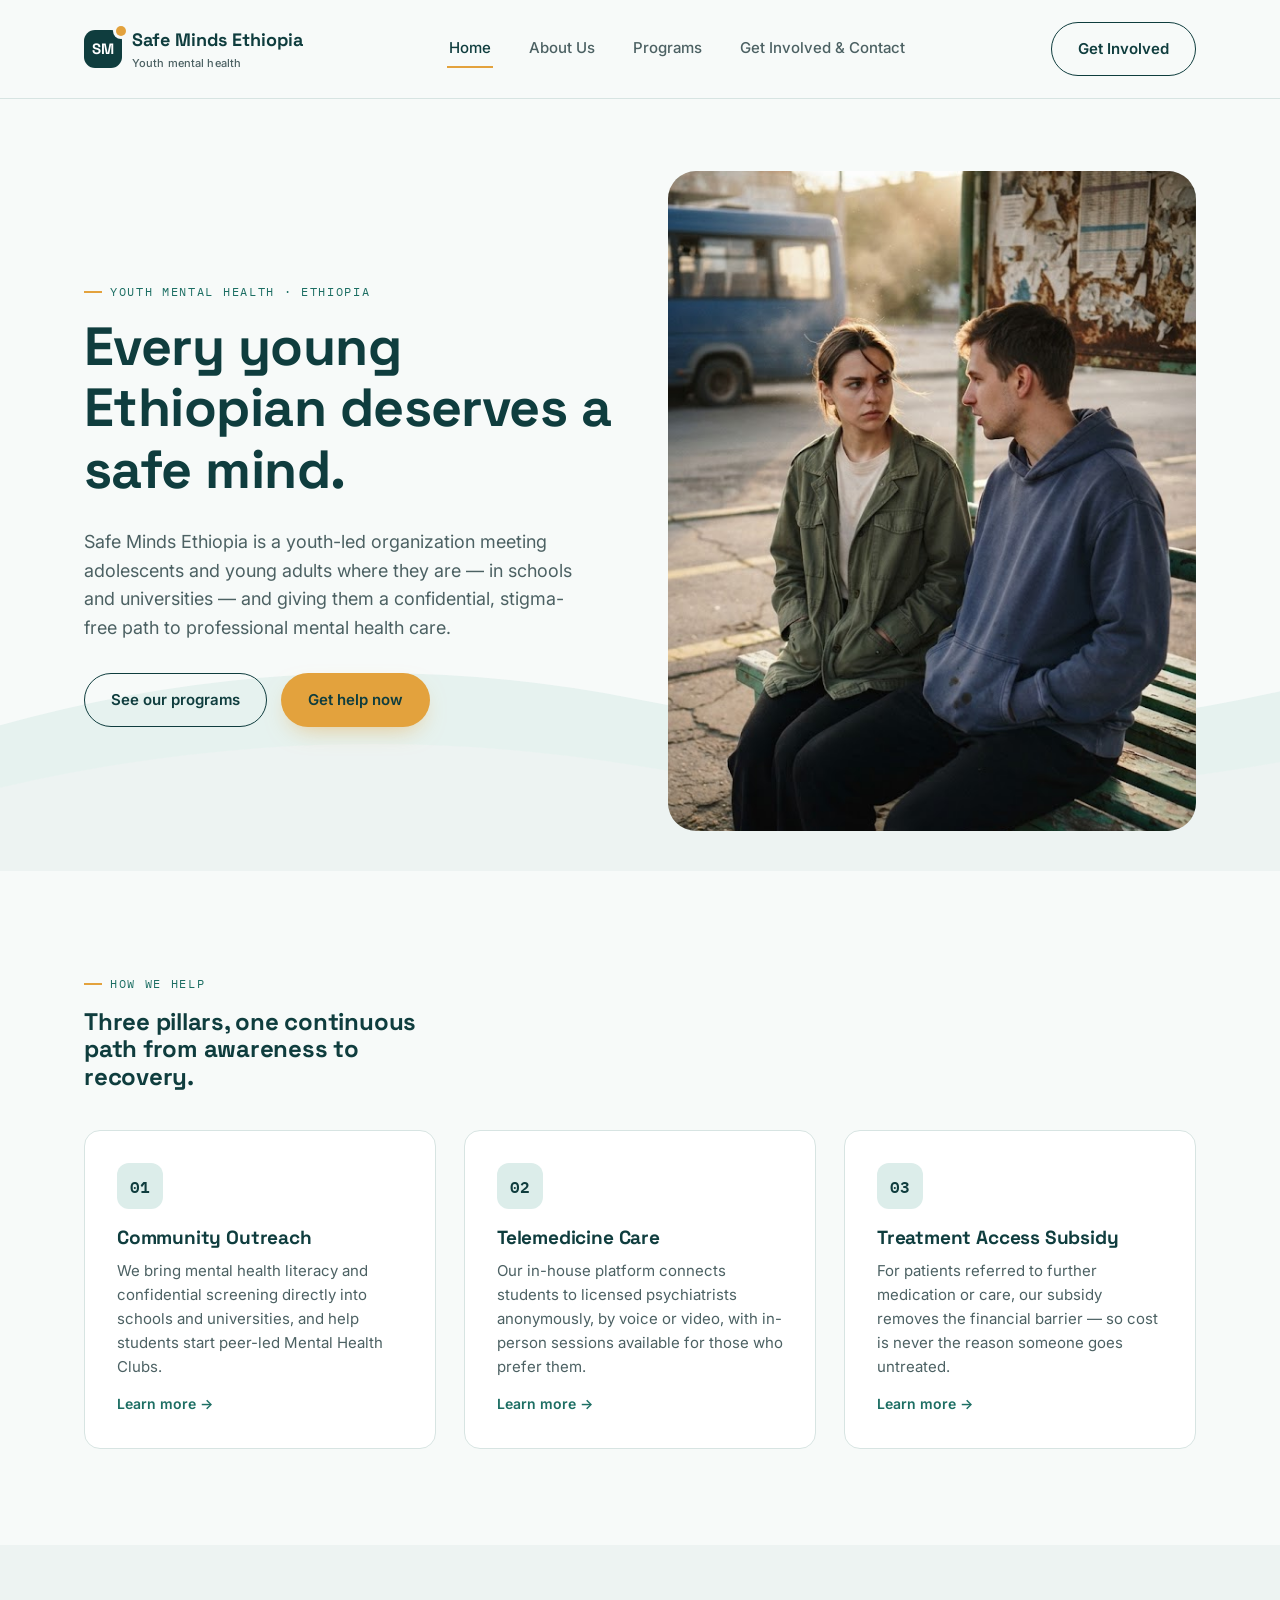
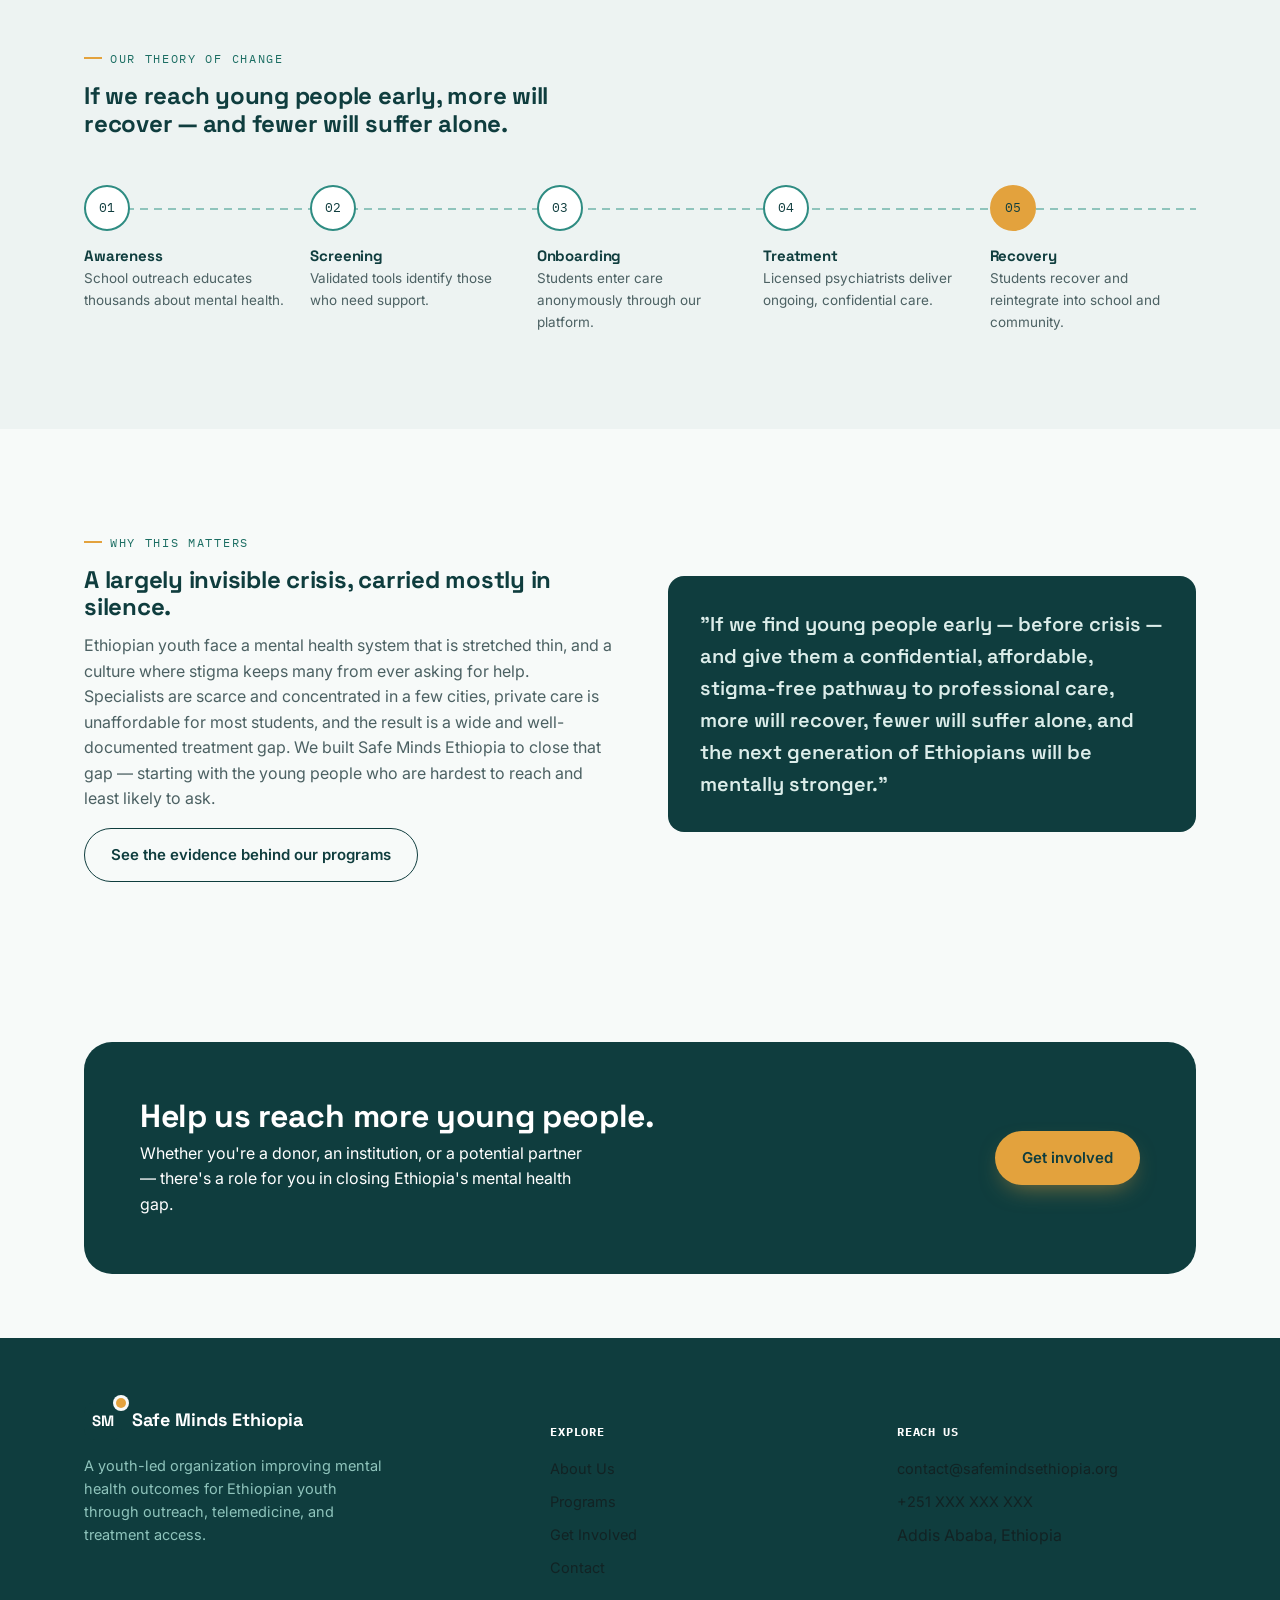
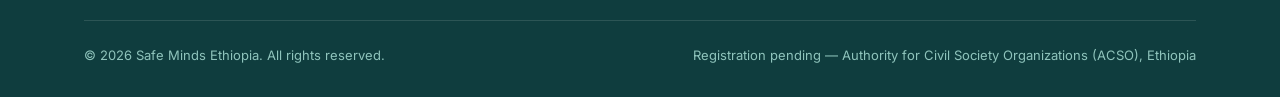
<file: index.html>
<!DOCTYPE html>
<html lang="en">
<head>
<meta charset="UTF-8">
<meta name="viewport" content="width=device-width, initial-scale=1.0">
<title>Safe Minds Ethiopia — Every Young Ethiopian Deserves a Safe Mind</title>
<meta name="description" content="Safe Minds Ethiopia is a youth-led organization improving mental health outcomes for Ethiopian youth through school outreach, confidential telemedicine, and a treatment access subsidy.">
<link rel="stylesheet" href="styles.css">
</head>
<body>

<!-- ============ HEADER ============ -->
<header class="site-header">
  <div class="wrap nav">
    <a href="index.html" class="logo">
      <span class="logo-mark">SM</span>
      <span class="logo-word">Safe Minds Ethiopia<small>Youth mental health</small></span>
    </a>
    <nav class="nav-links" id="nav-links">
      <a href="index.html" data-page="index.html" class="is-active">Home</a>
      <a href="about.html" data-page="about.html">About Us</a>
      <a href="programs.html" data-page="programs.html">Programs</a>
      <a href="get-involved.html" data-page="get-involved.html">Get Involved &amp; Contact</a>
    </nav>
    <div class="nav-cta">
      <a href="get-involved.html" class="btn btn-outline">Get Involved</a>
      <button class="nav-toggle" aria-label="Open menu" aria-expanded="false" id="nav-toggle"><span></span></button>
    </div>
  </div>
</header>

<!-- ============ HERO ============ -->
<section class="hero">
  <div class="hero-arc" aria-hidden="true">
    <svg viewBox="0 0 1200 400" fill="none" xmlns="http://www.w3.org/2000/svg">
      <path d="M0 320 Q 300 200 600 260 T 1200 220 V400 H0 Z" fill="#DCEDEA" opacity="0.6"/>
      <path d="M0 360 Q 300 260 600 310 T 1200 280 V400 H0 Z" fill="#EDF3F2"/>
    </svg>
  </div>
  <div class="wrap grid-2">
    <div class="hero-copy reveal">
      <p class="eyebrow">Youth mental health &middot; Ethiopia</p>
      <h1>Every young Ethiopian deserves a safe mind.</h1>
      <p class="lede">Safe Minds Ethiopia is a youth-led organization meeting adolescents and young adults where they are — in schools and universities — and giving them a confidential, stigma-free path to professional mental health care.</p>
      <div class="hero-actions">
        <a href="programs.html" class="btn btn-outline">See our programs</a>
        <a href="comingsoon.html" class="btn btn-primary">Get help now</a>
      </div>
    </div>
    <div class="hero-art reveal">
      <div class="img-slot">
        <div class="img-placeholder"><img src="img/image1.jpg" alt=""></div>
      </div>
    </div>
  </div>
</section>

<!-- ============ THREE PILLARS ============ -->
<section class="section">
  <div class="wrap">
    <p class="eyebrow reveal">How we help</p>
    <h2 class="reveal" style="max-width:22ch;color:var(--teal-900);">Three pillars, one continuous path from awareness to recovery.</h2>
    <div class="grid-3" style="margin-top:40px;">
      <div class="card reveal">
        <div class="card-icon">01</div>
        <h3>Community Outreach</h3>
        <p>We bring mental health literacy and confidential screening directly into schools and universities, and help students start peer-led Mental Health Clubs.</p>
        <a href="programs.html#outreach" class="card-link">Learn more →</a>
      </div>
      <div class="card reveal">
        <div class="card-icon">02</div>
        <h3>Telemedicine Care</h3>
        <p>Our in-house platform connects students to licensed psychiatrists anonymously, by voice or video, with in-person sessions available for those who prefer them.</p>
        <a href="programs.html#telemedicine" class="card-link">Learn more →</a>
      </div>
      <div class="card reveal">
        <div class="card-icon">03</div>
        <h3>Treatment Access Subsidy</h3>
        <p>For patients referred to further medication or care, our subsidy removes the financial barrier — so cost is never the reason someone goes untreated.</p>
        <a href="programs.html#subsidy" class="card-link">Learn more →</a>
      </div>
    </div>
  </div>
</section>

<!-- ============ THEORY OF CHANGE ============ -->
<section class="section section--alt">
  <div class="wrap">
    <p class="eyebrow reveal">Our theory of change</p>
    <h2 class="reveal" style="color:var(--teal-900);max-width:34ch;">If we reach young people early, more will recover — and fewer will suffer alone.</h2>
    <div class="stepper reveal">
      <div class="stepper-line" aria-hidden="true"></div>
      <div class="stepper-track">
        <div class="step">
          <div class="step-dot">01</div>
          <h4>Awareness</h4>
          <p>School outreach educates thousands about mental health.</p>
        </div>
        <div class="step">
          <div class="step-dot">02</div>
          <h4>Screening</h4>
          <p>Validated tools identify those who need support.</p>
        </div>
        <div class="step">
          <div class="step-dot">03</div>
          <h4>Onboarding</h4>
          <p>Students enter care anonymously through our platform.</p>
        </div>
        <div class="step">
          <div class="step-dot">04</div>
          <h4>Treatment</h4>
          <p>Licensed psychiatrists deliver ongoing, confidential care.</p>
        </div>
        <div class="step">
          <div class="step-dot">05</div>
          <h4>Recovery</h4>
          <p>Students recover and reintegrate into school and community.</p>
        </div>
      </div>
    </div>
  </div>
</section>

<!-- ============ WHY IT MATTERS (qualitative, no stats — see Programs page) ============ -->
<section class="section">
  <div class="wrap grid-2">
    <div class="reveal">
      <p class="eyebrow">Why this matters</p>
      <h2 style="color:var(--teal-900);">A largely invisible crisis, carried mostly in silence.</h2>
      <p style="color:var(--ink-soft);">Ethiopian youth face a mental health system that is stretched thin, and a culture where stigma keeps many from ever asking for help. Specialists are scarce and concentrated in a few cities, private care is unaffordable for most students, and the result is a wide and well-documented treatment gap. We built Safe Minds Ethiopia to close that gap — starting with the young people who are hardest to reach and least likely to ask.</p>
      <a href="programs.html" class="btn btn-outline">See the evidence behind our programs</a>
    </div>
    <div class="reveal">
      <div class="card" style="background:var(--teal-900);border:none;">
        <p style="color:var(--teal-100);font-family:var(--font-display);font-size:20px;font-weight:600;margin-bottom:0;">"If we find young people early — before crisis — and give them a confidential, affordable, stigma-free pathway to professional care, more will recover, fewer will suffer alone, and the next generation of Ethiopians will be mentally stronger."</p>
      </div>
    </div>
  </div>
</section>

<!-- ============ CTA BANNER ============ -->
<section class="section--tight">
  <div class="wrap">
    <div class="cta-banner reveal">
      <div>
        <h2>Help us reach more young people.</h2>
        <p>Whether you're a donor, an institution, or a potential partner — there's a role for you in closing Ethiopia's mental health gap.</p>
      </div>
      <a href="get-involved.html" class="btn btn-primary">Get involved</a>
    </div>
  </div>
</section>

<!-- ============ FOOTER ============ -->
<footer class="footer">
  <div class="wrap">
    <div class="footer-grid">
      <div>
        <a href="index.html" class="logo">
          <span class="logo-mark">SM</span>
          <span class="logo-word">Safe Minds Ethiopia</span>
        </a>
        <p class="footer-tagline">A youth-led organization improving mental health outcomes for Ethiopian youth through outreach, telemedicine, and treatment access.</p>
      </div>
      <div>
        <h5>Explore</h5>
        <div class="footer-links">
          <a href="about.html">About Us</a>
          <a href="programs.html">Programs</a>
          <a href="get-involved.html">Get Involved</a>
          <a href="get-involved.html#contact">Contact</a>
        </div>
      </div>
      <div>
        <h5>Reach us</h5>
        <div class="footer-links">
          <a href="mailto:contact@safemindsethiopia.org">contact@safemindsethiopia.org</a>
          <a href="tel:+251000000000">+251 XXX XXX XXX</a>
          <span>Addis Ababa, Ethiopia</span>
        </div>
      </div>
    </div>
    <div class="footer-bottom">
      <span>© <span id="year"></span> Safe Minds Ethiopia. All rights reserved.</span>
      <span>Registration pending — Authority for Civil Society Organizations (ACSO), Ethiopia</span>
    </div>
  </div>
</footer>

<script src="main.js"></script>
<script>document.getElementById('year').textContent = new Date().getFullYear();</script>
</body>
</html>
</file>
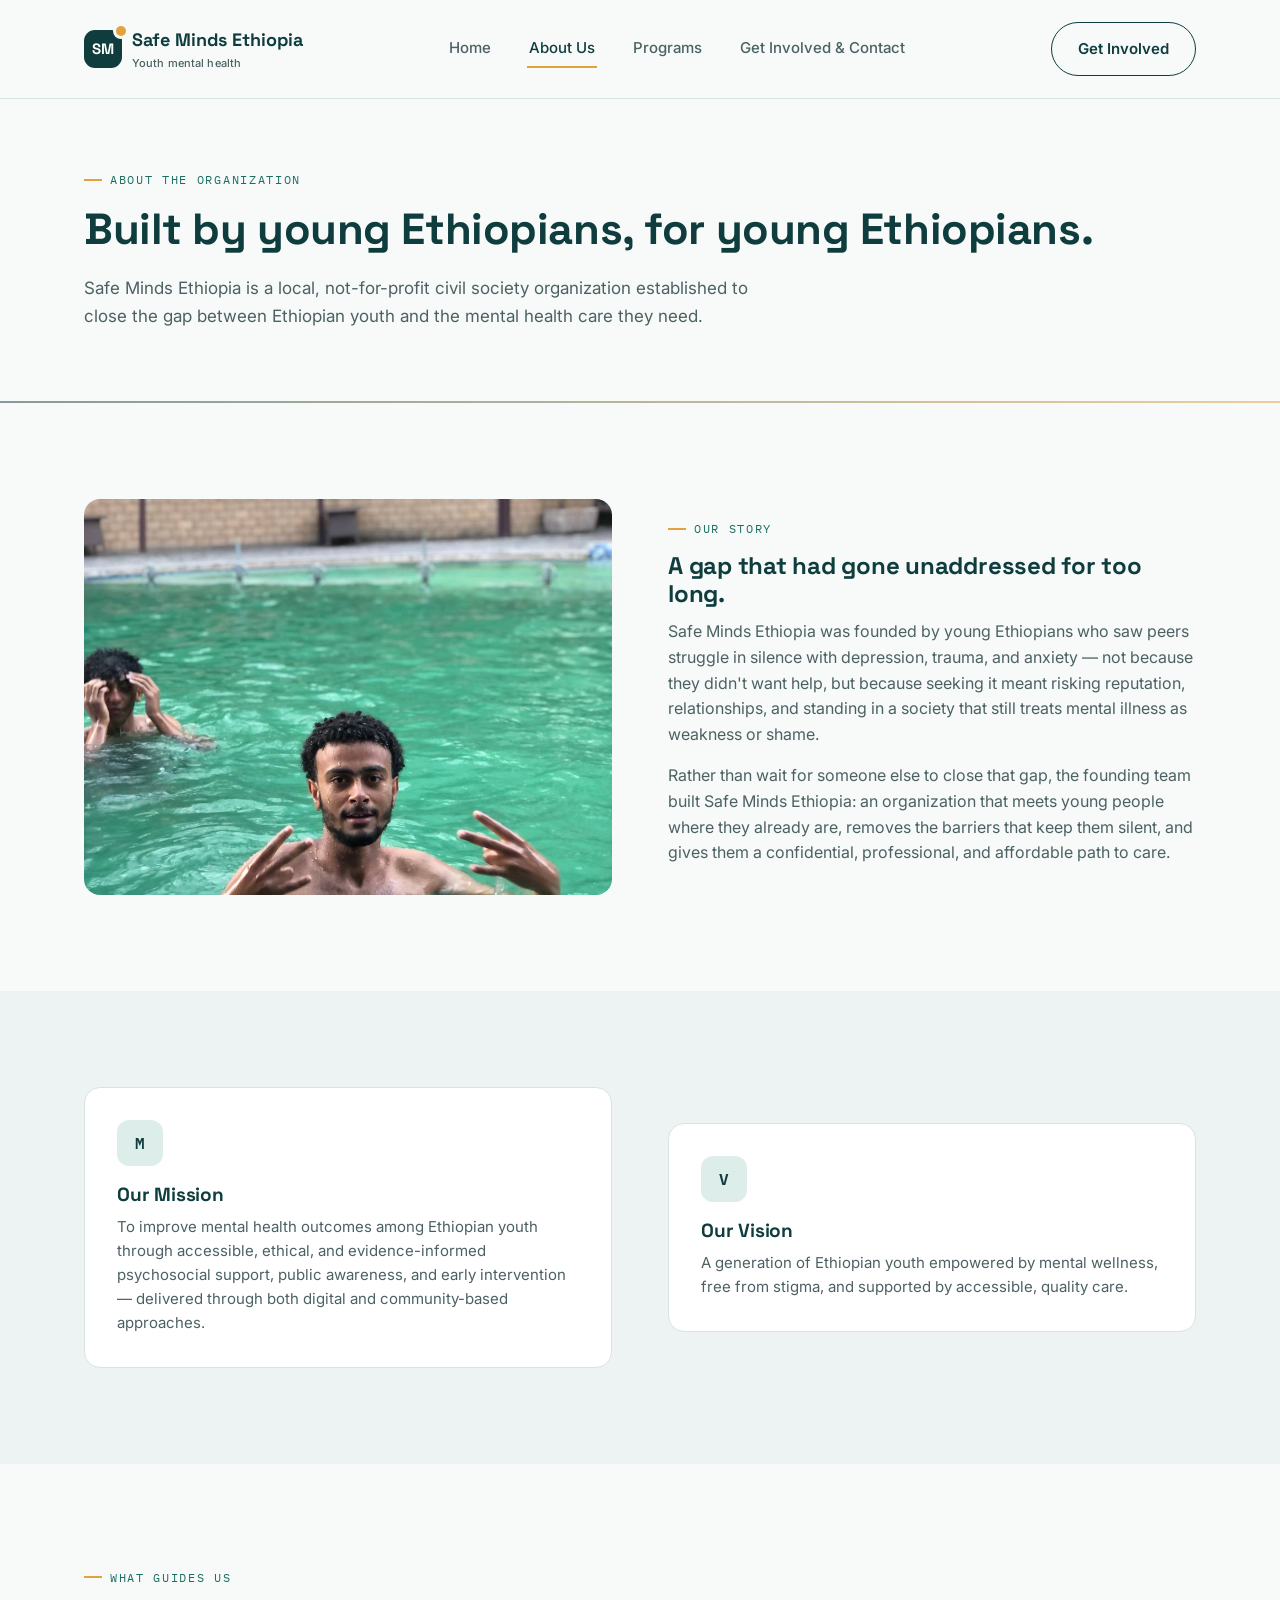
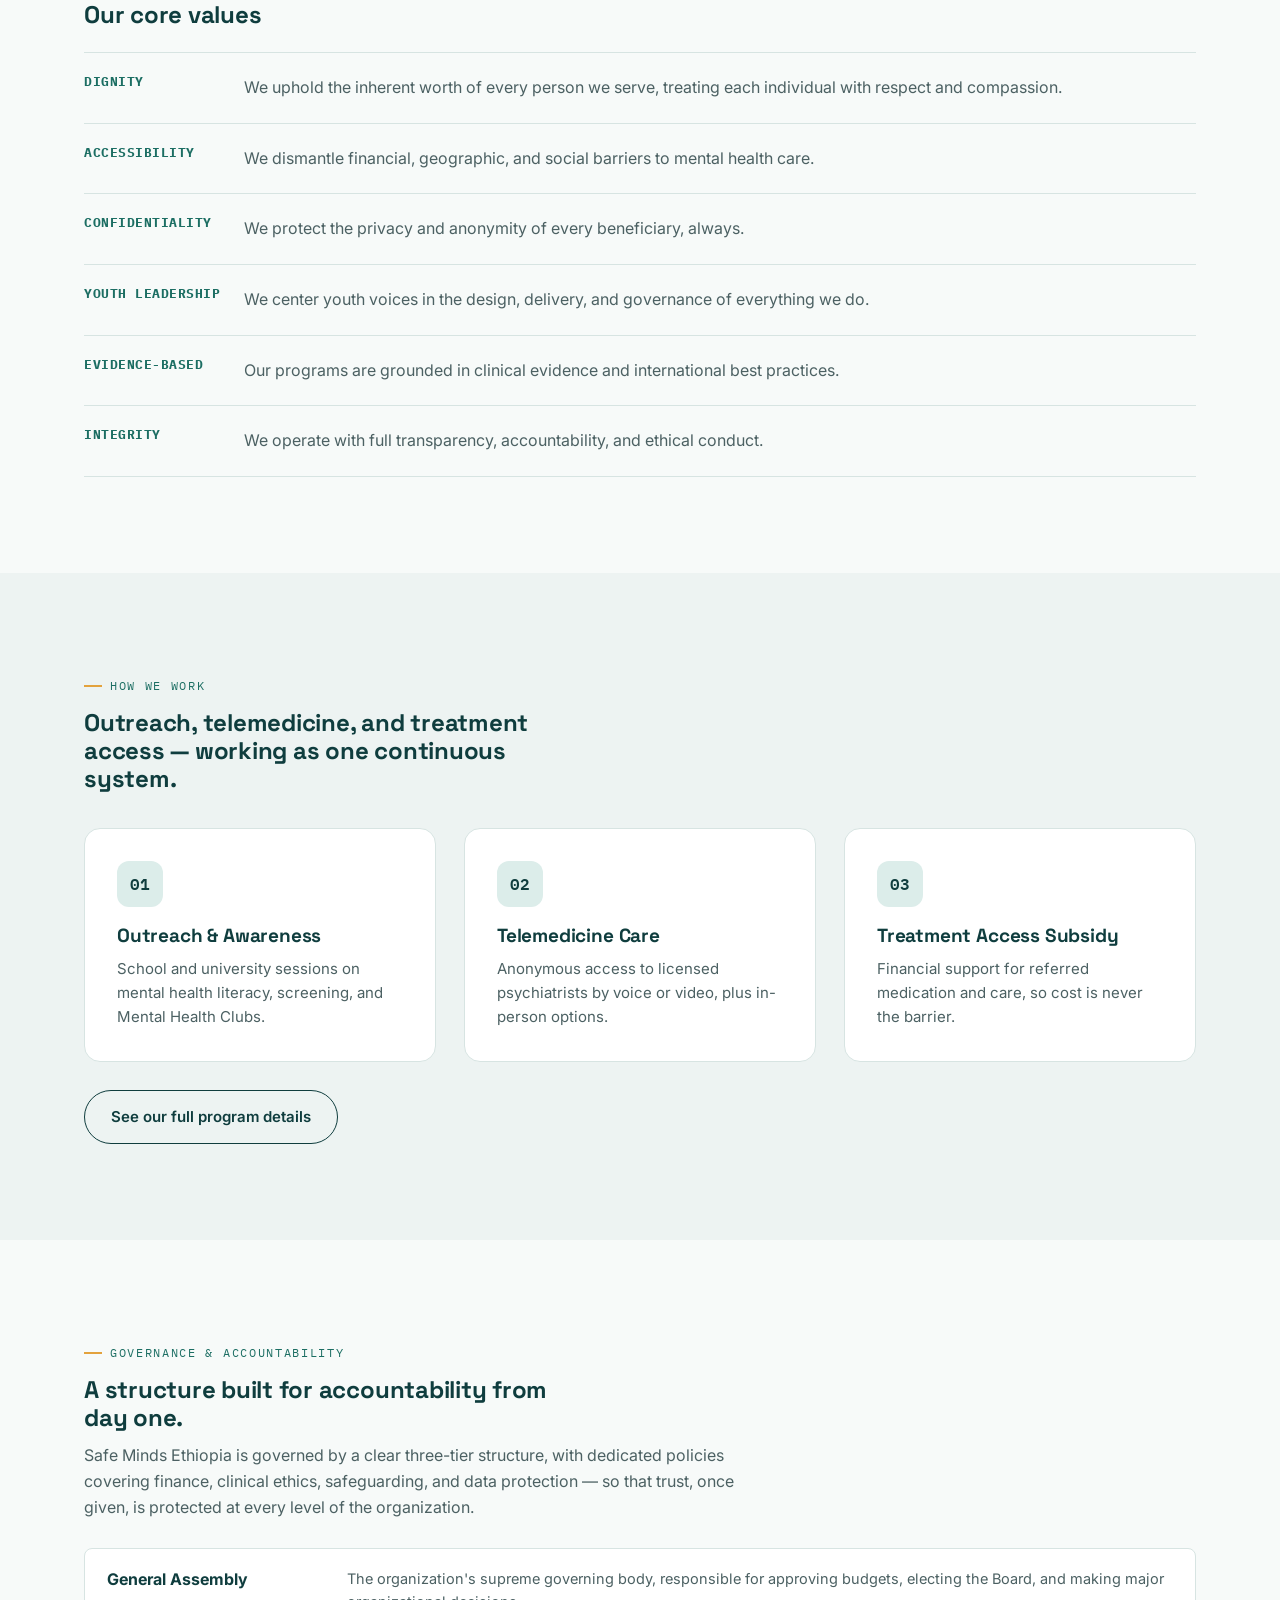
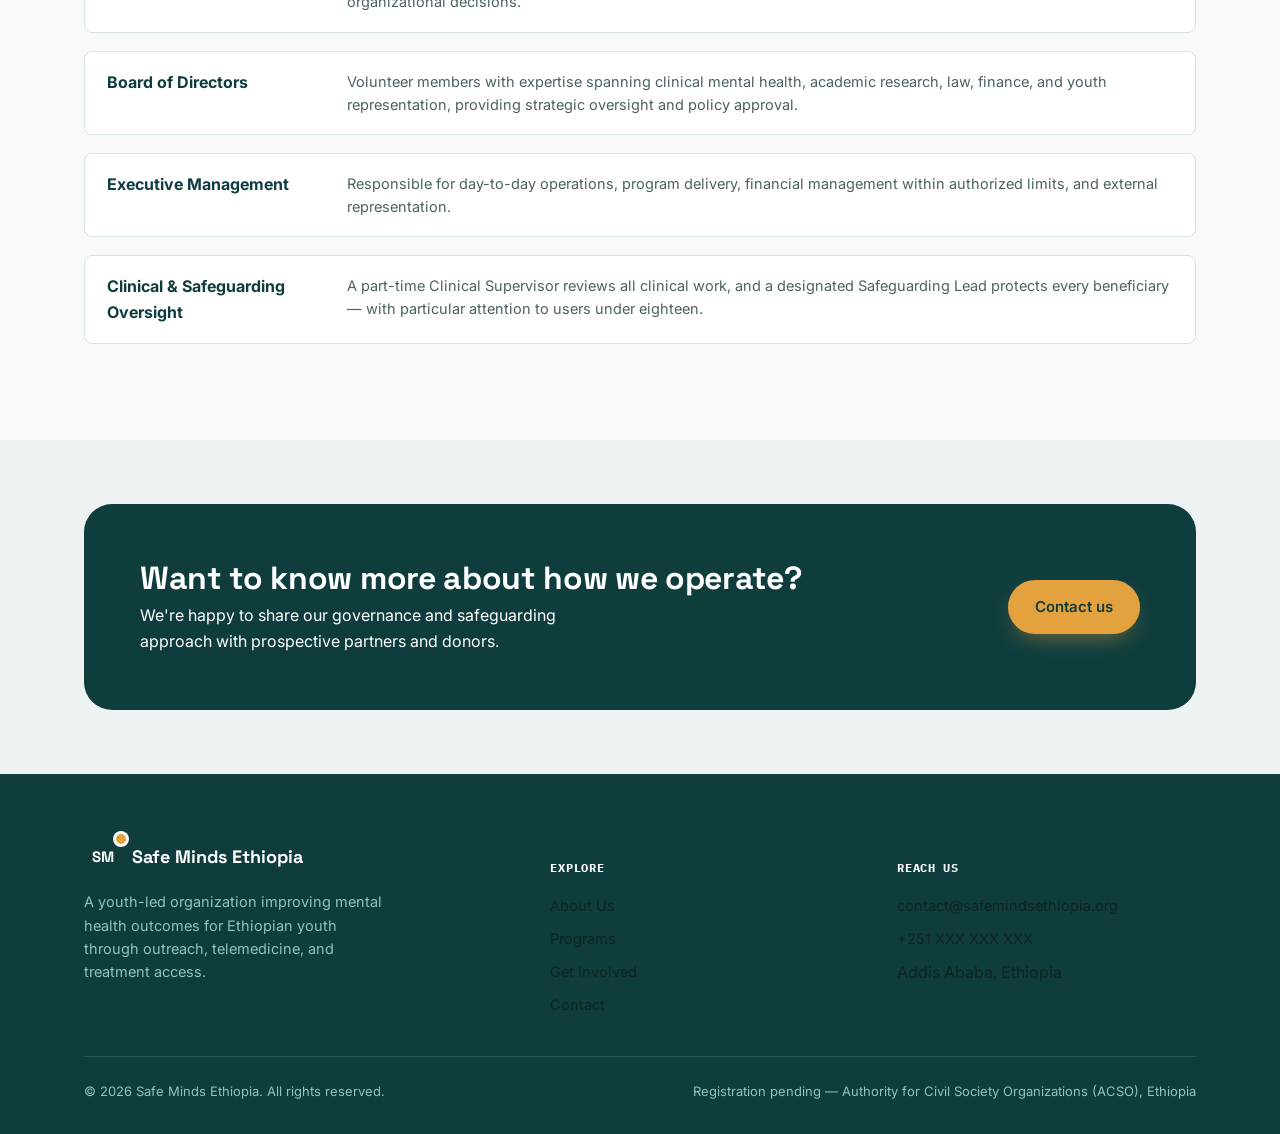
<file: about.html>
<!DOCTYPE html>
<html lang="en">
<head>
<meta charset="UTF-8">
<meta name="viewport" content="width=device-width, initial-scale=1.0">
<title>About Us — Safe Minds Ethiopia</title>
<meta name="description" content="Learn about Safe Minds Ethiopia's mission, values, and governance — a youth-led civil society organization improving mental health outcomes for Ethiopian youth.">
<link rel="stylesheet" href="styles.css">
</head>
<body>

<header class="site-header">
  <div class="wrap nav">
    <a href="index.html" class="logo">
      <span class="logo-mark">SM</span>
      <span class="logo-word">Safe Minds Ethiopia<small>Youth mental health</small></span>
    </a>
    <nav class="nav-links" id="nav-links">
      <a href="index.html" data-page="index.html">Home</a>
      <a href="about.html" data-page="about.html" class="is-active">About Us</a>
      <a href="programs.html" data-page="programs.html">Programs</a>
      <a href="get-involved.html" data-page="get-involved.html">Get Involved &amp; Contact</a>
    </nav>
    <div class="nav-cta">
      <a href="get-involved.html" class="btn btn-outline">Get Involved</a>
      <button class="nav-toggle" aria-label="Open menu" aria-expanded="false" id="nav-toggle"><span></span></button>
    </div>
  </div>
</header>

<!-- ============ PAGE HERO ============ -->
<section class="page-hero">
  <div class="wrap">
    <p class="eyebrow reveal">About the organization</p>
    <h1 class="reveal">Built by young Ethiopians, for young Ethiopians.</h1>
    <p class="lede reveal">Safe Minds Ethiopia is a local, not-for-profit civil society organization established to close the gap between Ethiopian youth and the mental health care they need.</p>
  </div>
  <div class="page-hero-line" aria-hidden="true"></div>
</section>

<!-- ============ OUR STORY ============ -->
<section class="section">
  <div class="wrap grid-2">
    <div class="reveal">
      <img src="img/image2.jpg" alt="Safe Minds Ethiopia team and community members" style="width:100%;aspect-ratio:4/3;object-fit:cover;border-radius:var(--radius-m);display:block;">
    </div>
    <div class="reveal">
      <p class="eyebrow">Our story</p>
      <h2 style="color:var(--teal-900);">A gap that had gone unaddressed for too long.</h2>
      <p style="color:var(--ink-soft);">Safe Minds Ethiopia was founded by young Ethiopians who saw peers struggle in silence with depression, trauma, and anxiety — not because they didn't want help, but because seeking it meant risking reputation, relationships, and standing in a society that still treats mental illness as weakness or shame.</p>
      <p style="color:var(--ink-soft);">Rather than wait for someone else to close that gap, the founding team built Safe Minds Ethiopia: an organization that meets young people where they already are, removes the barriers that keep them silent, and gives them a confidential, professional, and affordable path to care.</p>
    </div>
  </div>
</section>

<!-- ============ MISSION / VISION ============ -->
<section class="section section--alt">
  <div class="wrap grid-2">
    <div class="card reveal">
      <div class="card-icon">M</div>
      <h3>Our Mission</h3>
      <p>To improve mental health outcomes among Ethiopian youth through accessible, ethical, and evidence-informed psychosocial support, public awareness, and early intervention — delivered through both digital and community-based approaches.</p>
    </div>
    <div class="card reveal">
      <div class="card-icon">V</div>
      <h3>Our Vision</h3>
      <p>A generation of Ethiopian youth empowered by mental wellness, free from stigma, and supported by accessible, quality care.</p>
    </div>
  </div>
</section>

<!-- ============ VALUES ============ -->
<section class="section">
  <div class="wrap">
    <p class="eyebrow reveal">What guides us</p>
    <h2 class="reveal" style="color:var(--teal-900);">Our core values</h2>
    <div class="reveal" style="margin-top:24px;">
      <div class="value-item">
        <h4>Dignity</h4>
        <p>We uphold the inherent worth of every person we serve, treating each individual with respect and compassion.</p>
      </div>
      <div class="value-item">
        <h4>Accessibility</h4>
        <p>We dismantle financial, geographic, and social barriers to mental health care.</p>
      </div>
      <div class="value-item">
        <h4>Confidentiality</h4>
        <p>We protect the privacy and anonymity of every beneficiary, always.</p>
      </div>
      <div class="value-item">
        <h4>Youth Leadership</h4>
        <p>We center youth voices in the design, delivery, and governance of everything we do.</p>
      </div>
      <div class="value-item">
        <h4>Evidence-Based</h4>
        <p>Our programs are grounded in clinical evidence and international best practices.</p>
      </div>
      <div class="value-item">
        <h4>Integrity</h4>
        <p>We operate with full transparency, accountability, and ethical conduct.</p>
      </div>
    </div>
  </div>
</section>

<!-- ============ HOW WE WORK (brief) ============ -->
<section class="section section--alt">
  <div class="wrap">
    <p class="eyebrow reveal">How we work</p>
    <h2 class="reveal" style="color:var(--teal-900);max-width:28ch;">Outreach, telemedicine, and treatment access — working as one continuous system.</h2>
    <div class="grid-3 reveal" style="margin-top:36px;">
      <div class="card">
        <div class="card-icon">01</div>
        <h3>Outreach &amp; Awareness</h3>
        <p>School and university sessions on mental health literacy, screening, and Mental Health Clubs.</p>
      </div>
      <div class="card">
        <div class="card-icon">02</div>
        <h3>Telemedicine Care</h3>
        <p>Anonymous access to licensed psychiatrists by voice or video, plus in-person options.</p>
      </div>
      <div class="card">
        <div class="card-icon">03</div>
        <h3>Treatment Access Subsidy</h3>
        <p>Financial support for referred medication and care, so cost is never the barrier.</p>
      </div>
    </div>
    <div style="margin-top:28px;">
      <a href="programs.html" class="btn btn-outline">See our full program details</a>
    </div>
  </div>
</section>

<!-- ============ GOVERNANCE ============ -->
<section class="section">
  <div class="wrap">
    <p class="eyebrow reveal">Governance &amp; accountability</p>
    <h2 class="reveal" style="color:var(--teal-900);max-width:30ch;">A structure built for accountability from day one.</h2>
    <p class="reveal" style="color:var(--ink-soft);max-width:68ch;">Safe Minds Ethiopia is governed by a clear three-tier structure, with dedicated policies covering finance, clinical ethics, safeguarding, and data protection — so that trust, once given, is protected at every level of the organization.</p>
    <div class="gov-list reveal" style="margin-top:28px;">
      <div class="gov-row">
        <strong>General Assembly</strong>
        <span>The organization's supreme governing body, responsible for approving budgets, electing the Board, and making major organizational decisions.</span>
      </div>
      <div class="gov-row">
        <strong>Board of Directors</strong>
        <span>Volunteer members with expertise spanning clinical mental health, academic research, law, finance, and youth representation, providing strategic oversight and policy approval.</span>
      </div>
      <div class="gov-row">
        <strong>Executive Management</strong>
        <span>Responsible for day-to-day operations, program delivery, financial management within authorized limits, and external representation.</span>
      </div>
      <div class="gov-row">
        <strong>Clinical &amp; Safeguarding Oversight</strong>
        <span>A part-time Clinical Supervisor reviews all clinical work, and a designated Safeguarding Lead protects every beneficiary — with particular attention to users under eighteen.</span>
      </div>
    </div>
  </div>
</section>

<!-- ============ CTA ============ -->
<section class="section--tight section--alt">
  <div class="wrap">
    <div class="cta-banner reveal">
      <div>
        <h2>Want to know more about how we operate?</h2>
        <p>We're happy to share our governance and safeguarding approach with prospective partners and donors.</p>
      </div>
      <a href="get-involved.html#contact" class="btn btn-primary">Contact us</a>
    </div>
  </div>
</section>

<footer class="footer">
  <div class="wrap">
    <div class="footer-grid">
      <div>
        <a href="index.html" class="logo">
          <span class="logo-mark">SM</span>
          <span class="logo-word">Safe Minds Ethiopia</span>
        </a>
        <p class="footer-tagline">A youth-led organization improving mental health outcomes for Ethiopian youth through outreach, telemedicine, and treatment access.</p>
      </div>
      <div>
        <h5>Explore</h5>
        <div class="footer-links">
          <a href="about.html">About Us</a>
          <a href="programs.html">Programs</a>
          <a href="get-involved.html">Get Involved</a>
          <a href="get-involved.html#contact">Contact</a>
        </div>
      </div>
      <div>
        <h5>Reach us</h5>
        <div class="footer-links">
          <a href="mailto:contact@safemindsethiopia.org">contact@safemindsethiopia.org</a>
          <a href="tel:+251000000000">+251 XXX XXX XXX</a>
          <span>Addis Ababa, Ethiopia</span>
        </div>
      </div>
    </div>
    <div class="footer-bottom">
      <span>© <span id="year"></span> Safe Minds Ethiopia. All rights reserved.</span>
      <span>Registration pending — Authority for Civil Society Organizations (ACSO), Ethiopia</span>
    </div>
  </div>
</footer>

<script src="main.js"></script>
<script>document.getElementById('year').textContent = new Date().getFullYear();</script>
</body>
</html>
</file>
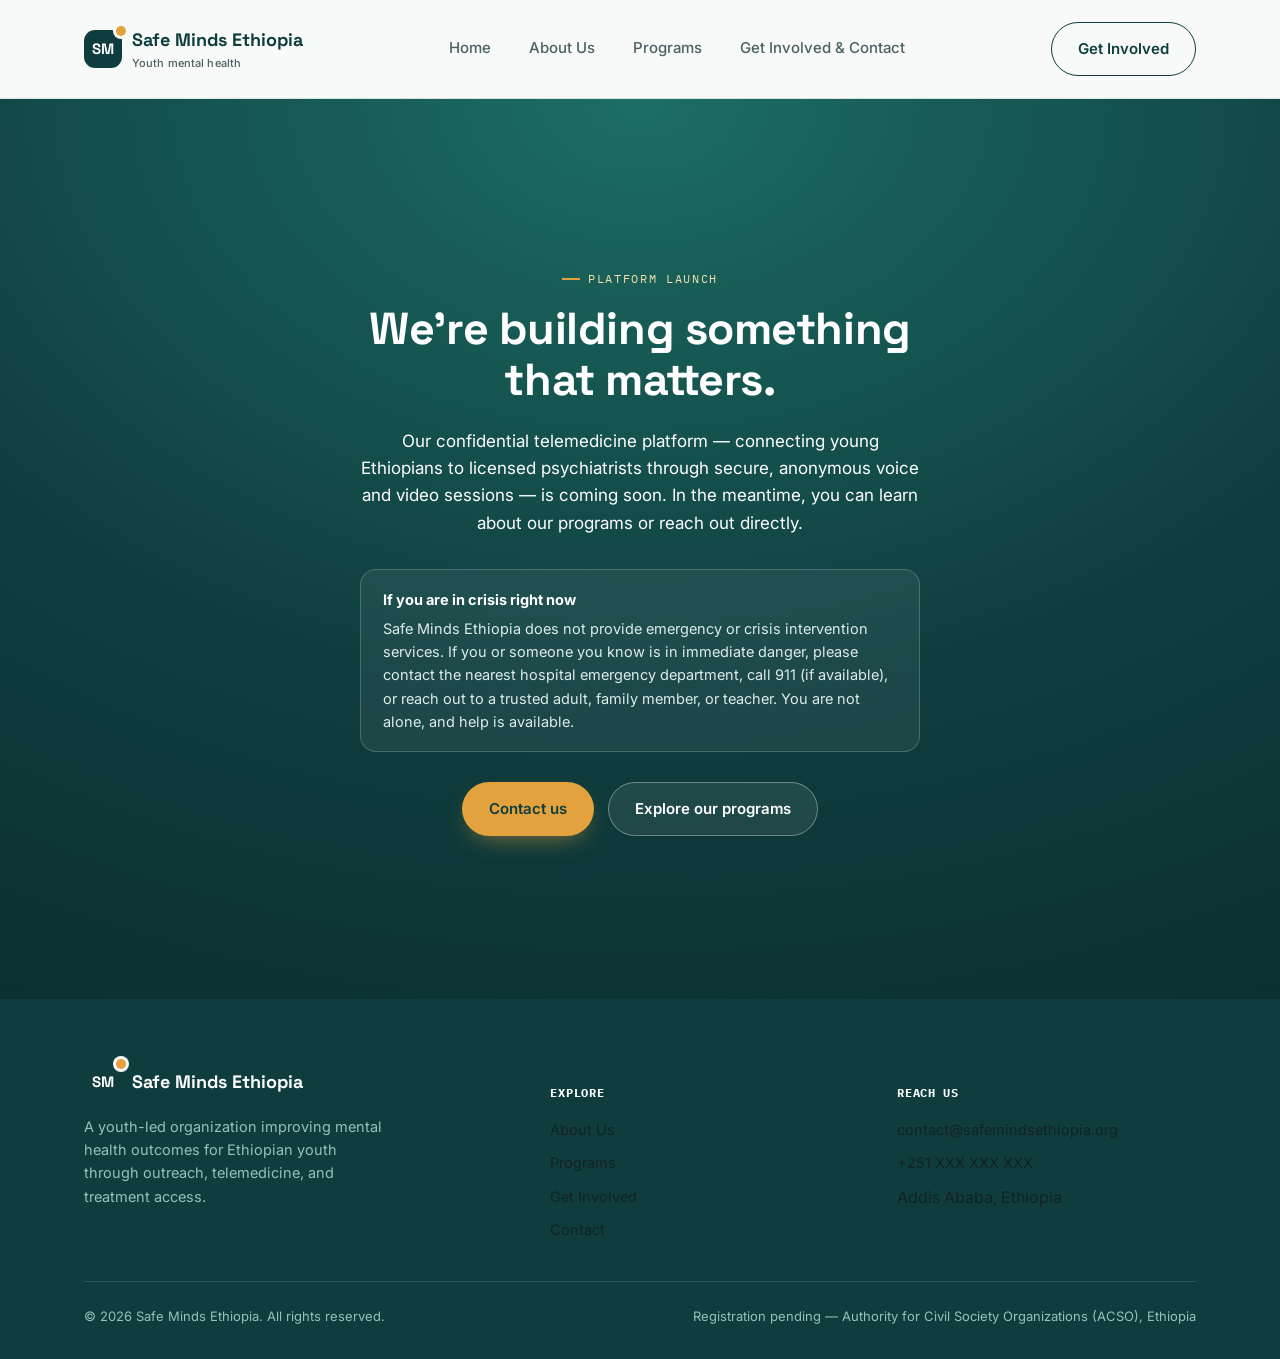
<file: comingsoon.html>
<!DOCTYPE html>
<html lang="en">
<head>
<meta charset="UTF-8">
<meta name="viewport" content="width=device-width, initial-scale=1.0">
<title>Coming Soon — Safe Minds Ethiopia</title>
<meta name="description" content="Safe Minds Ethiopia's confidential telemedicine platform is coming soon. Learn about our programs and find crisis resources in the meantime.">
<link rel="stylesheet" href="styles.css">
</head>
<body>

<!-- ============ HEADER ============ -->
<header class="site-header">
  <div class="wrap nav">
    <a href="index.html" class="logo">
      <span class="logo-mark">SM</span>
      <span class="logo-word">Safe Minds Ethiopia<small>Youth mental health</small></span>
    </a>
    <nav class="nav-links" id="nav-links">
      <a href="index.html" data-page="index.html">Home</a>
      <a href="about.html" data-page="about.html">About Us</a>
      <a href="programs.html" data-page="programs.html">Programs</a>
      <a href="get-involved.html" data-page="get-involved.html">Get Involved &amp; Contact</a>
    </nav>
    <div class="nav-cta">
      <a href="get-involved.html" class="btn btn-outline">Get Involved</a>
      <button class="nav-toggle" aria-label="Open menu" aria-expanded="false" id="nav-toggle"><span></span></button>
    </div>
  </div>
</header>

<!-- ============ COMING SOON ============ -->
<main class="coming-soon">
  <div class="coming-soon-box">
    <p class="eyebrow">Platform launch</p>
    <h1>We're building something that matters.</h1>
    <p class="lede">Our confidential telemedicine platform — connecting young Ethiopians to licensed psychiatrists through secure, anonymous voice and video sessions — is coming soon. In the meantime, you can learn about our programs or reach out directly.</p>

    <div class="safety-note">
      <strong>If you are in crisis right now</strong>
      <p style="margin:0;">Safe Minds Ethiopia does not provide emergency or crisis intervention services. If you or someone you know is in immediate danger, please contact the nearest hospital emergency department, call 911 (if available), or reach out to a trusted adult, family member, or teacher. You are not alone, and help is available.</p>
    </div>

    <div class="coming-soon-actions">
      <a href="get-involved.html#contact" class="btn btn-primary">Contact us</a>
      <a href="programs.html" class="btn btn-ghost-light">Explore our programs</a>
    </div>
  </div>
</main>

<!-- ============ FOOTER ============ -->
<footer class="footer">
  <div class="wrap">
    <div class="footer-grid">
      <div>
        <a href="index.html" class="logo">
          <span class="logo-mark">SM</span>
          <span class="logo-word">Safe Minds Ethiopia</span>
        </a>
        <p class="footer-tagline">A youth-led organization improving mental health outcomes for Ethiopian youth through outreach, telemedicine, and treatment access.</p>
      </div>
      <div>
        <h5>Explore</h5>
        <div class="footer-links">
          <a href="about.html">About Us</a>
          <a href="programs.html">Programs</a>
          <a href="get-involved.html">Get Involved</a>
          <a href="get-involved.html#contact">Contact</a>
        </div>
      </div>
      <div>
        <h5>Reach us</h5>
        <div class="footer-links">
          <a href="mailto:contact@safemindsethiopia.org">contact@safemindsethiopia.org</a>
          <a href="tel:+251000000000">+251 XXX XXX XXX</a>
          <span>Addis Ababa, Ethiopia</span>
        </div>
      </div>
    </div>
    <div class="footer-bottom">
      <span>© <span id="year"></span> Safe Minds Ethiopia. All rights reserved.</span>
      <span>Registration pending — Authority for Civil Society Organizations (ACSO), Ethiopia</span>
    </div>
  </div>
</footer>

<script src="main.js"></script>
<script>document.getElementById('year').textContent = new Date().getFullYear();</script>
</body>
</html>
</file>
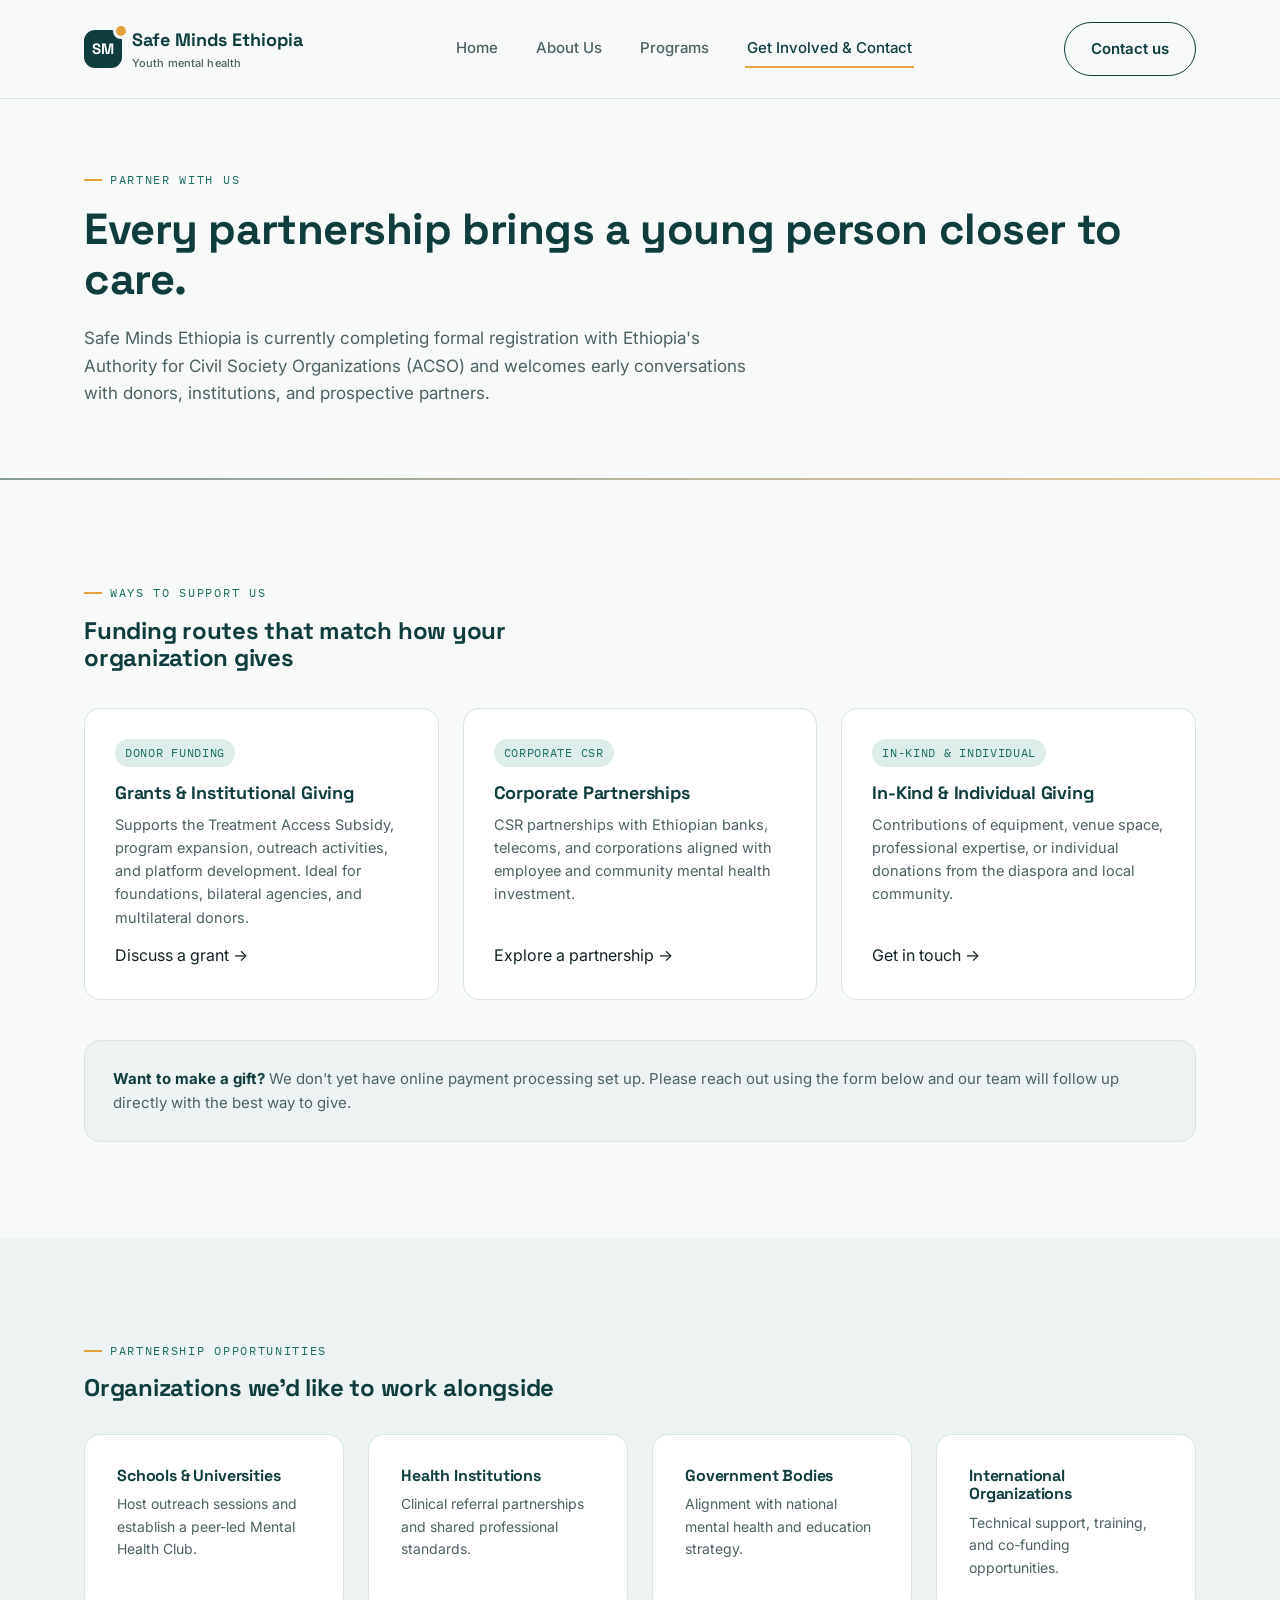
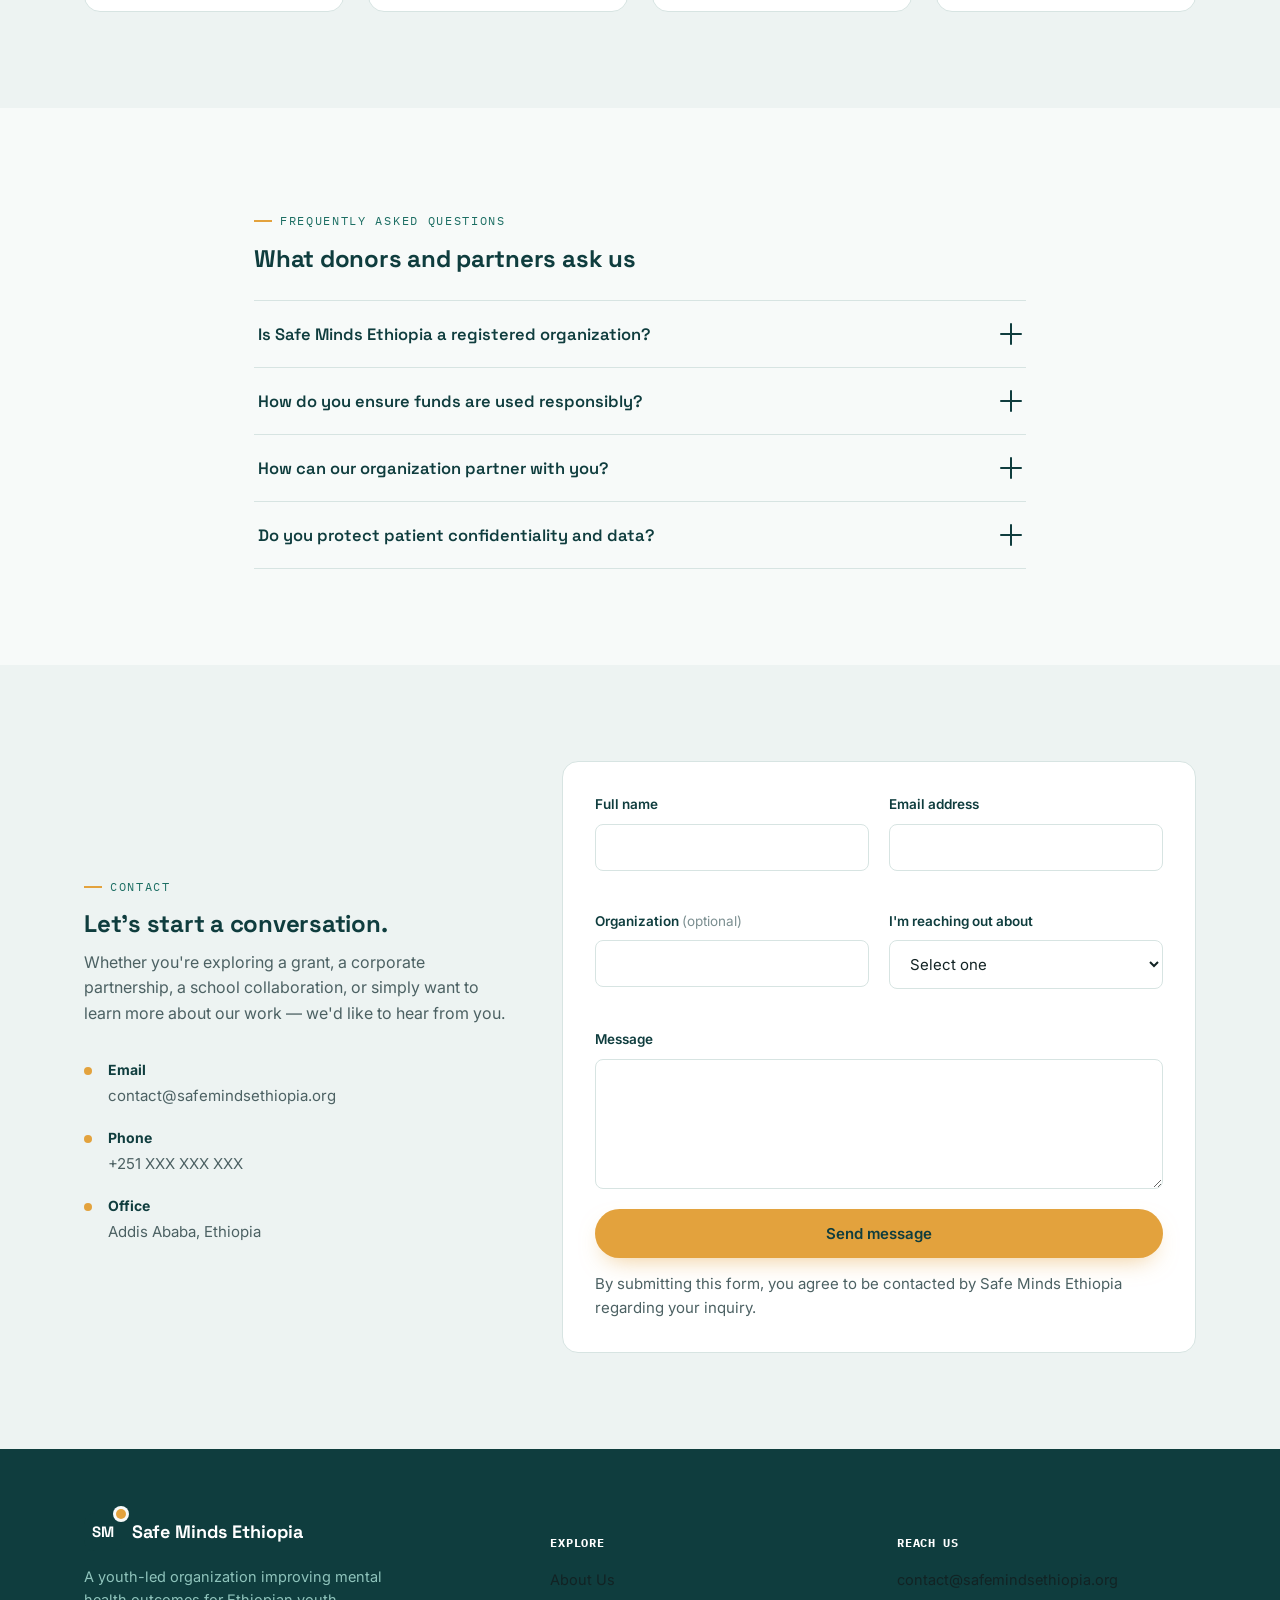
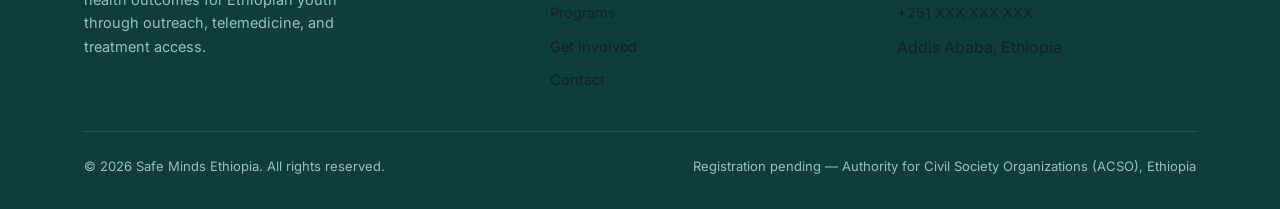
<file: get-involved.html>
<!DOCTYPE html>
<html lang="en">
<head>
<meta charset="UTF-8">
<meta name="viewport" content="width=device-width, initial-scale=1.0">
<title>Get Involved &amp; Contact — Safe Minds Ethiopia</title>
<meta name="description" content="Partner with, donate to, or contact Safe Minds Ethiopia. Explore ways to support youth mental health programs in Ethiopia.">
<link rel="stylesheet" href="styles.css">
</head>
<body>

<header class="site-header">
  <div class="wrap nav">
    <a href="index.html" class="logo">
      <span class="logo-mark">SM</span>
      <span class="logo-word">Safe Minds Ethiopia<small>Youth mental health</small></span>
    </a>
    <nav class="nav-links" id="nav-links">
      <a href="index.html" data-page="index.html">Home</a>
      <a href="about.html" data-page="about.html">About Us</a>
      <a href="programs.html" data-page="programs.html">Programs</a>
      <a href="get-involved.html" data-page="get-involved.html" class="is-active">Get Involved &amp; Contact</a>
    </nav>
    <div class="nav-cta">
      <a href="#contact" class="btn btn-outline">Contact us</a>
      <button class="nav-toggle" aria-label="Open menu" aria-expanded="false" id="nav-toggle"><span></span></button>
    </div>
  </div>
</header>

<!-- ============ PAGE HERO ============ -->
<section class="page-hero">
  <div class="wrap">
    <p class="eyebrow reveal">Partner with us</p>
    <h1 class="reveal">Every partnership brings a young person closer to care.</h1>
    <p class="lede reveal">Safe Minds Ethiopia is currently completing formal registration with Ethiopia's Authority for Civil Society Organizations (ACSO) and welcomes early conversations with donors, institutions, and prospective partners.</p>
  </div>
  <div class="page-hero-line" aria-hidden="true"></div>
</section>

<!-- ============ WAYS TO GIVE ============ -->
<section class="section">
  <div class="wrap">
    <p class="eyebrow reveal">Ways to support us</p>
    <h2 class="reveal" style="color:var(--teal-900);max-width:30ch;">Funding routes that match how your organization gives</h2>
    <div class="give-grid" style="margin-top:36px;">
      <div class="give-card reveal">
        <span class="tag">Donor funding</span>
        <h3>Grants &amp; Institutional Giving</h3>
        <p>Supports the Treatment Access Subsidy, program expansion, outreach activities, and platform development. Ideal for foundations, bilateral agencies, and multilateral donors.</p>
        <a href="#contact" class="card-link">Discuss a grant →</a>
      </div>
      <div class="give-card reveal">
        <span class="tag">Corporate CSR</span>
        <h3>Corporate Partnerships</h3>
        <p>CSR partnerships with Ethiopian banks, telecoms, and corporations aligned with employee and community mental health investment.</p>
        <a href="#contact" class="card-link">Explore a partnership →</a>
      </div>
      <div class="give-card reveal">
        <span class="tag">In-kind &amp; individual</span>
        <h3>In-Kind &amp; Individual Giving</h3>
        <p>Contributions of equipment, venue space, professional expertise, or individual donations from the diaspora and local community.</p>
        <a href="#contact" class="card-link">Get in touch →</a>
      </div>
    </div>
    <div class="reveal" style="margin-top:40px;padding:26px 28px;border:1px solid var(--line);border-radius:var(--radius-m);background:var(--bg-alt);">
      <p style="margin:0;color:var(--ink-soft);font-size:15px;"><strong style="color:var(--teal-900);">Want to make a gift?</strong> We don't yet have online payment processing set up. Please reach out using the form below and our team will follow up directly with the best way to give.</p>
    </div>
  </div>
</section>

<!-- ============ PARTNERSHIP OPPORTUNITIES ============ -->
<section class="section section--alt">
  <div class="wrap">
    <p class="eyebrow reveal">Partnership opportunities</p>
    <h2 class="reveal" style="color:var(--teal-900);max-width:32ch;">Organizations we'd like to work alongside</h2>
    <div class="grid-4 reveal" style="margin-top:32px;">
      <div class="card">
        <h3 style="font-size:16px;">Schools &amp; Universities</h3>
        <p style="font-size:14px;">Host outreach sessions and establish a peer-led Mental Health Club.</p>
      </div>
      <div class="card">
        <h3 style="font-size:16px;">Health Institutions</h3>
        <p style="font-size:14px;">Clinical referral partnerships and shared professional standards.</p>
      </div>
      <div class="card">
        <h3 style="font-size:16px;">Government Bodies</h3>
        <p style="font-size:14px;">Alignment with national mental health and education strategy.</p>
      </div>
      <div class="card">
        <h3 style="font-size:16px;">International Organizations</h3>
        <p style="font-size:14px;">Technical support, training, and co-funding opportunities.</p>
      </div>
    </div>
  </div>
</section>

<!-- ============ FAQ ============ -->
<section class="section">
  <div class="wrap" style="max-width:820px;">
    <p class="eyebrow reveal">Frequently asked questions</p>
    <h2 class="reveal" style="color:var(--teal-900);">What donors and partners ask us</h2>
    <div class="accordion reveal" style="margin-top:28px;">
      <div class="accordion-item">
        <button class="accordion-trigger" aria-expanded="false">
          <span>Is Safe Minds Ethiopia a registered organization?</span>
          <span class="plus" aria-hidden="true"></span>
        </button>
        <div class="accordion-panel">
          <p>We are a local civil society organization currently completing formal registration with Ethiopia's Authority for Civil Society Organizations (ACSO), under Proclamation No. 1113/2019. We're glad to share our registration status and governing documents with prospective partners on request.</p>
        </div>
      </div>
      <div class="accordion-item">
        <button class="accordion-trigger" aria-expanded="false">
          <span>How do you ensure funds are used responsibly?</span>
          <span class="plus" aria-hidden="true"></span>
        </button>
        <div class="accordion-panel">
          <p>Our Financial Management Policy sets clear expenditure controls, segregation of restricted and unrestricted funds, and delegated approval limits. Administrative costs are managed against Ethiopia's statutory cap for civil society organizations, and we report on program versus administrative spending to our Board every quarter.</p>
        </div>
      </div>
      <div class="accordion-item">
        <button class="accordion-trigger" aria-expanded="false">
          <span>How can our organization partner with you?</span>
          <span class="plus" aria-hidden="true"></span>
        </button>
        <div class="accordion-panel">
          <p>Reach out using the contact form below with a short description of your organization and area of interest — outreach, clinical, funding, or technical. Our Executive Director will follow up to schedule a conversation.</p>
        </div>
      </div>
      <div class="accordion-item">
        <button class="accordion-trigger" aria-expanded="false">
          <span>Do you protect patient confidentiality and data?</span>
          <span class="plus" aria-hidden="true"></span>
        </button>
        <div class="accordion-panel">
          <p>Yes. All clinical data is anonymized using a Case ID system, encrypted end-to-end, and governed by a dedicated Data Protection and Clinical Ethics policy. Users under eighteen require verified parental consent before any service begins.</p>
        </div>
      </div>
    </div>
  </div>
</section>

<!-- ============ CONTACT ============ -->
<section id="contact" class="section section--alt">
  <div class="wrap grid-2">
    <div class="reveal">
      <p class="eyebrow">Contact</p>
      <h2 style="color:var(--teal-900);">Let's start a conversation.</h2>
      <p style="color:var(--ink-soft);max-width:44ch;">Whether you're exploring a grant, a corporate partnership, a school collaboration, or simply want to learn more about our work — we'd like to hear from you.</p>

      <div class="contact-list" style="margin-top:32px;">
        <div class="contact-item">
          <span class="dot"></span>
          <div><strong>Email</strong><span>contact@safemindsethiopia.org</span></div>
        </div>
        <div class="contact-item">
          <span class="dot"></span>
          <div><strong>Phone</strong><span>+251 XXX XXX XXX</span></div>
        </div>
        <div class="contact-item">
          <span class="dot"></span>
          <div><strong>Office</strong><span>Addis Ababa, Ethiopia</span></div>
        </div>
      </div>
    </div>

    <div class="reveal">
      <form class="card" id="contact-form" action="https://formspree.io/f/YOUR_FORM_ID" method="POST">
        <div class="form-grid">
          <div class="field">
            <label for="name">Full name</label>
            <input type="text" id="name" name="name" required>
          </div>
          <div class="field">
            <label for="email">Email address</label>
            <input type="email" id="email" name="email" required>
          </div>
          <div class="field">
            <label for="organization">Organization <span style="font-weight:400;color:var(--ink-faint);">(optional)</span></label>
            <input type="text" id="organization" name="organization">
          </div>
          <div class="field">
            <label for="subject">I'm reaching out about</label>
            <select id="subject" name="subject" required>
              <option value="">Select one</option>
              <option value="Donation">Making a donation</option>
              <option value="Partnership">A partnership or collaboration</option>
              <option value="Media">Media or press</option>
              <option value="General">General inquiry</option>
            </select>
          </div>
          <div class="field full">
            <label for="message">Message</label>
            <textarea id="message" name="message" required></textarea>
          </div>
        </div>
        <button type="submit" class="btn btn-primary btn-block">Send message</button>
        <p class="form-note" style="margin-top:14px;">By submitting this form, you agree to be contacted by Safe Minds Ethiopia regarding your inquiry.</p>
        <div id="form-status" class="form-status" role="status"></div>
      </form>
    </div>
  </div>
</section>

<footer class="footer">
  <div class="wrap">
    <div class="footer-grid">
      <div>
        <a href="index.html" class="logo">
          <span class="logo-mark">SM</span>
          <span class="logo-word">Safe Minds Ethiopia</span>
        </a>
        <p class="footer-tagline">A youth-led organization improving mental health outcomes for Ethiopian youth through outreach, telemedicine, and treatment access.</p>
      </div>
      <div>
        <h5>Explore</h5>
        <div class="footer-links">
          <a href="about.html">About Us</a>
          <a href="programs.html">Programs</a>
          <a href="get-involved.html">Get Involved</a>
          <a href="get-involved.html#contact">Contact</a>
        </div>
      </div>
      <div>
        <h5>Reach us</h5>
        <div class="footer-links">
          <a href="mailto:contact@safemindsethiopia.org">contact@safemindsethiopia.org</a>
          <a href="tel:+251000000000">+251 XXX XXX XXX</a>
          <span>Addis Ababa, Ethiopia</span>
        </div>
      </div>
    </div>
    <div class="footer-bottom">
      <span>© <span id="year"></span> Safe Minds Ethiopia. All rights reserved.</span>
      <span>Registration pending — Authority for Civil Society Organizations (ACSO), Ethiopia</span>
    </div>
  </div>
</footer>

<script src="main.js"></script>
<script>document.getElementById('year').textContent = new Date().getFullYear();</script>
</body>
</html>
</file>
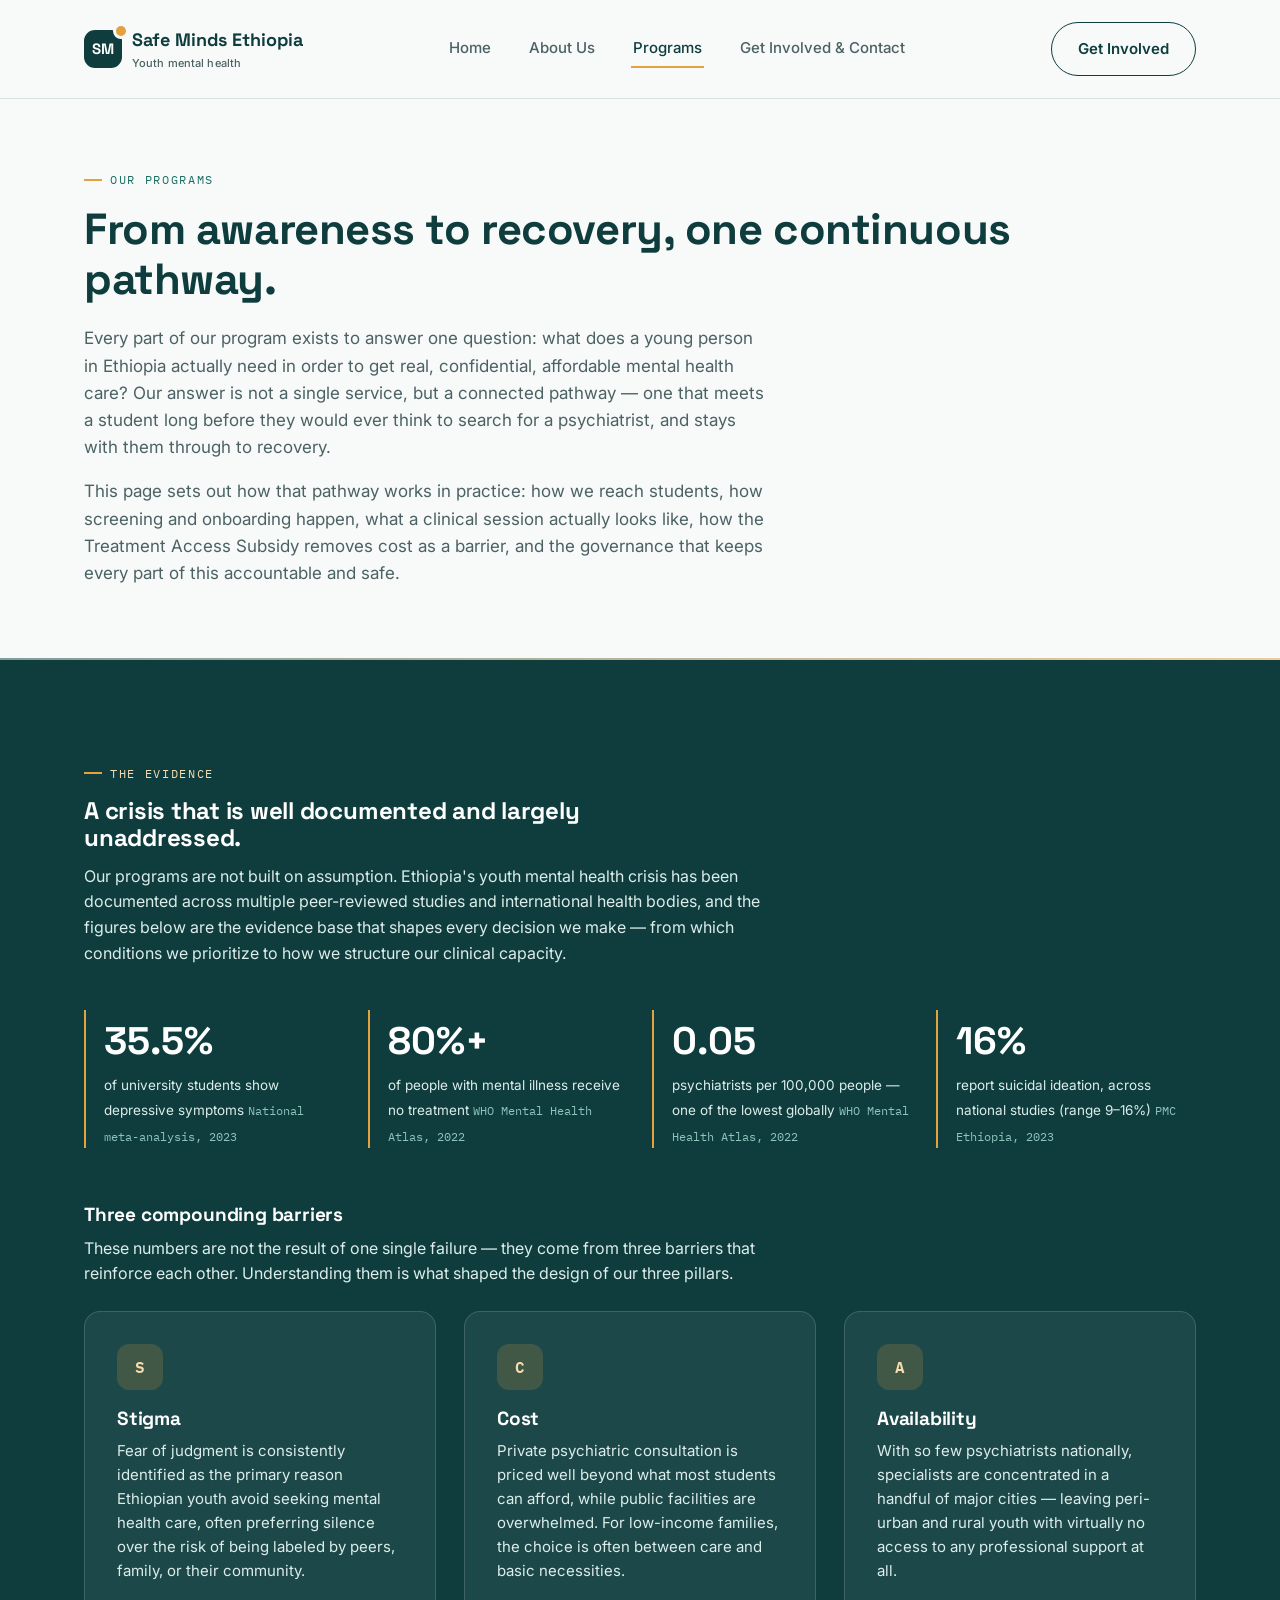
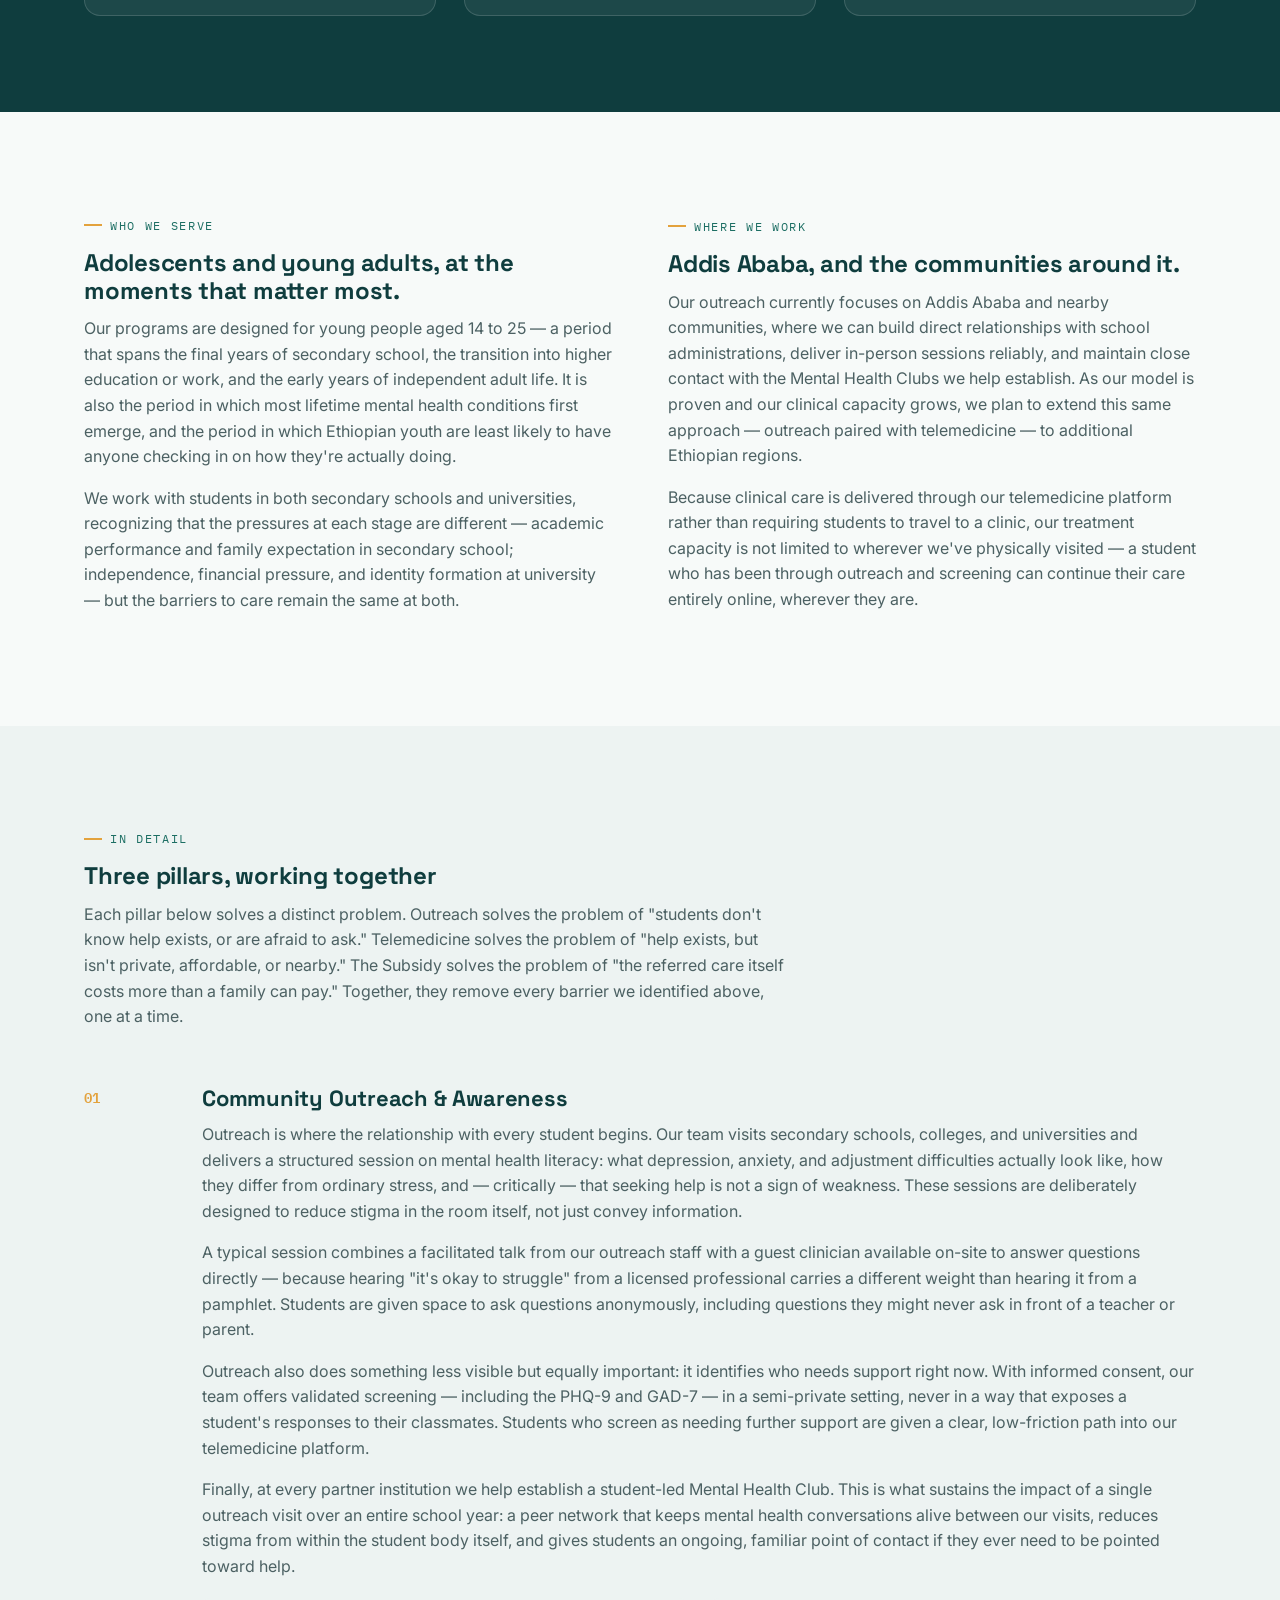
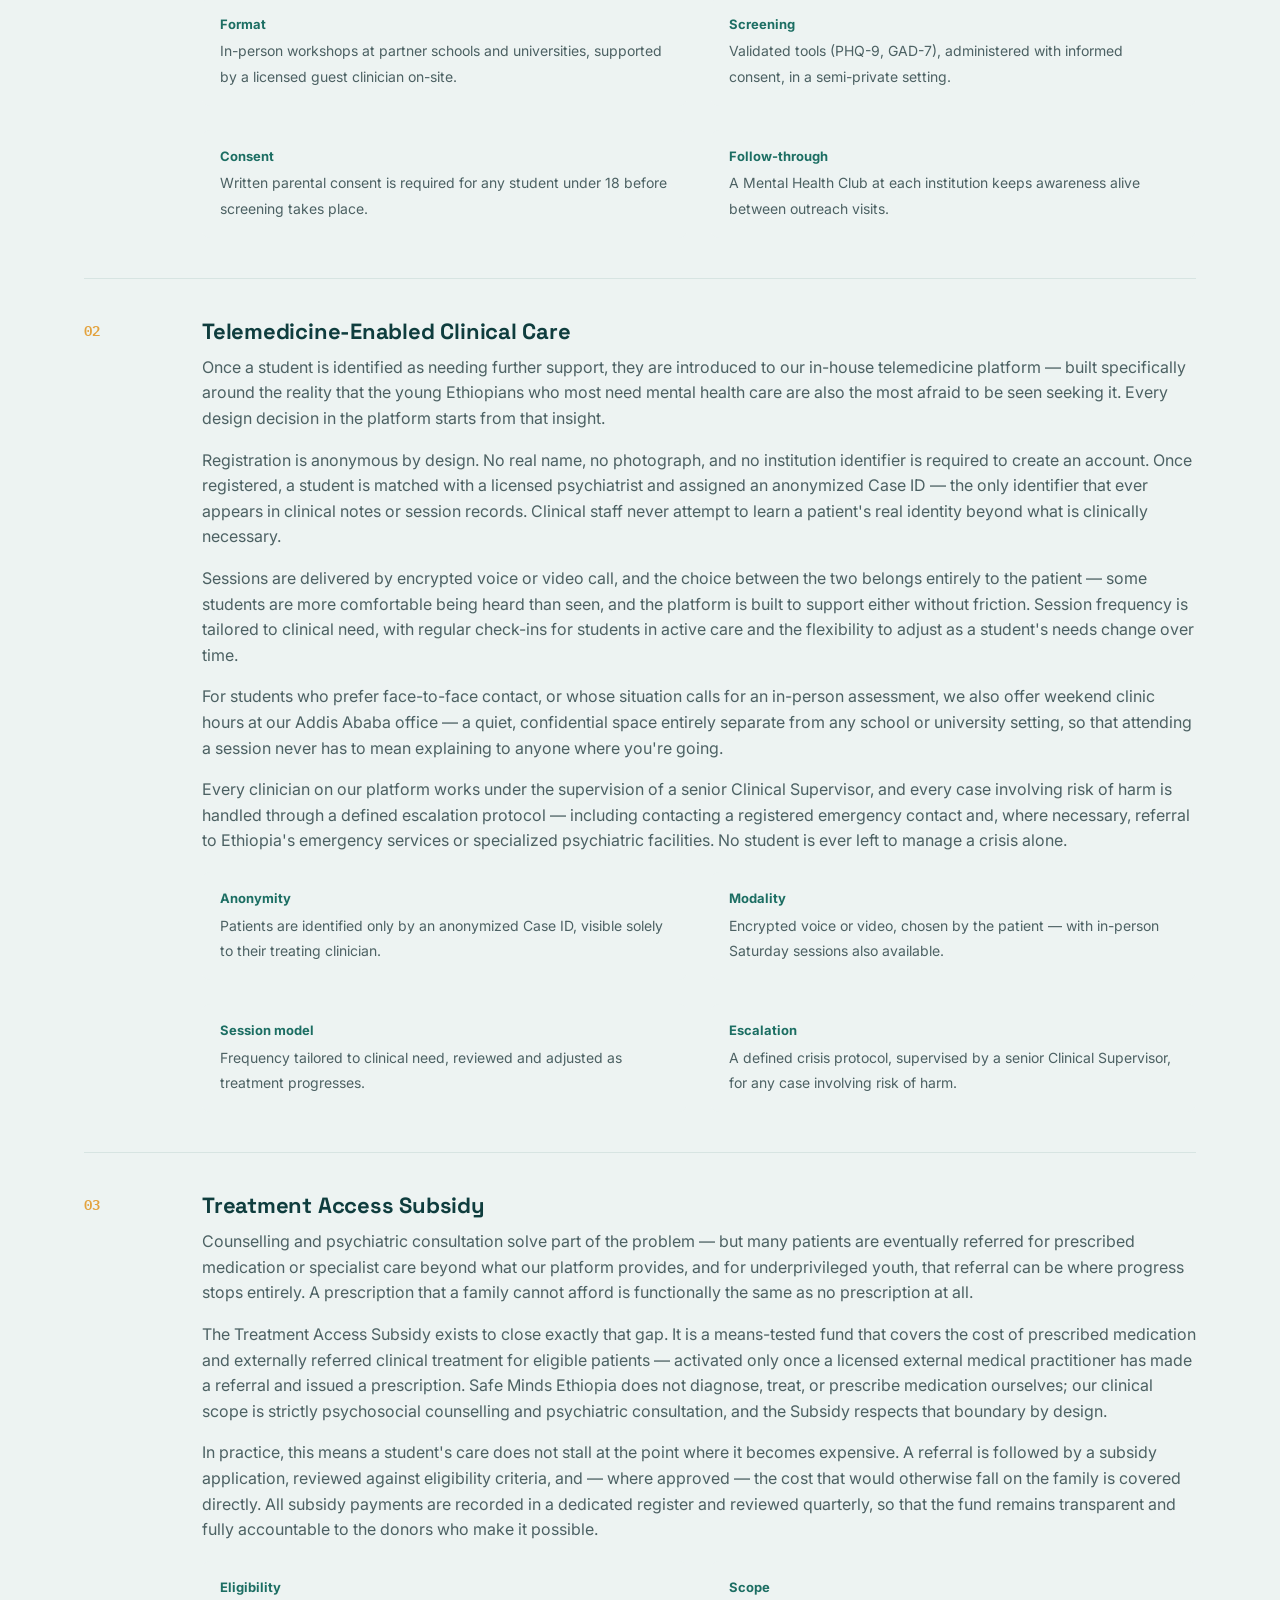
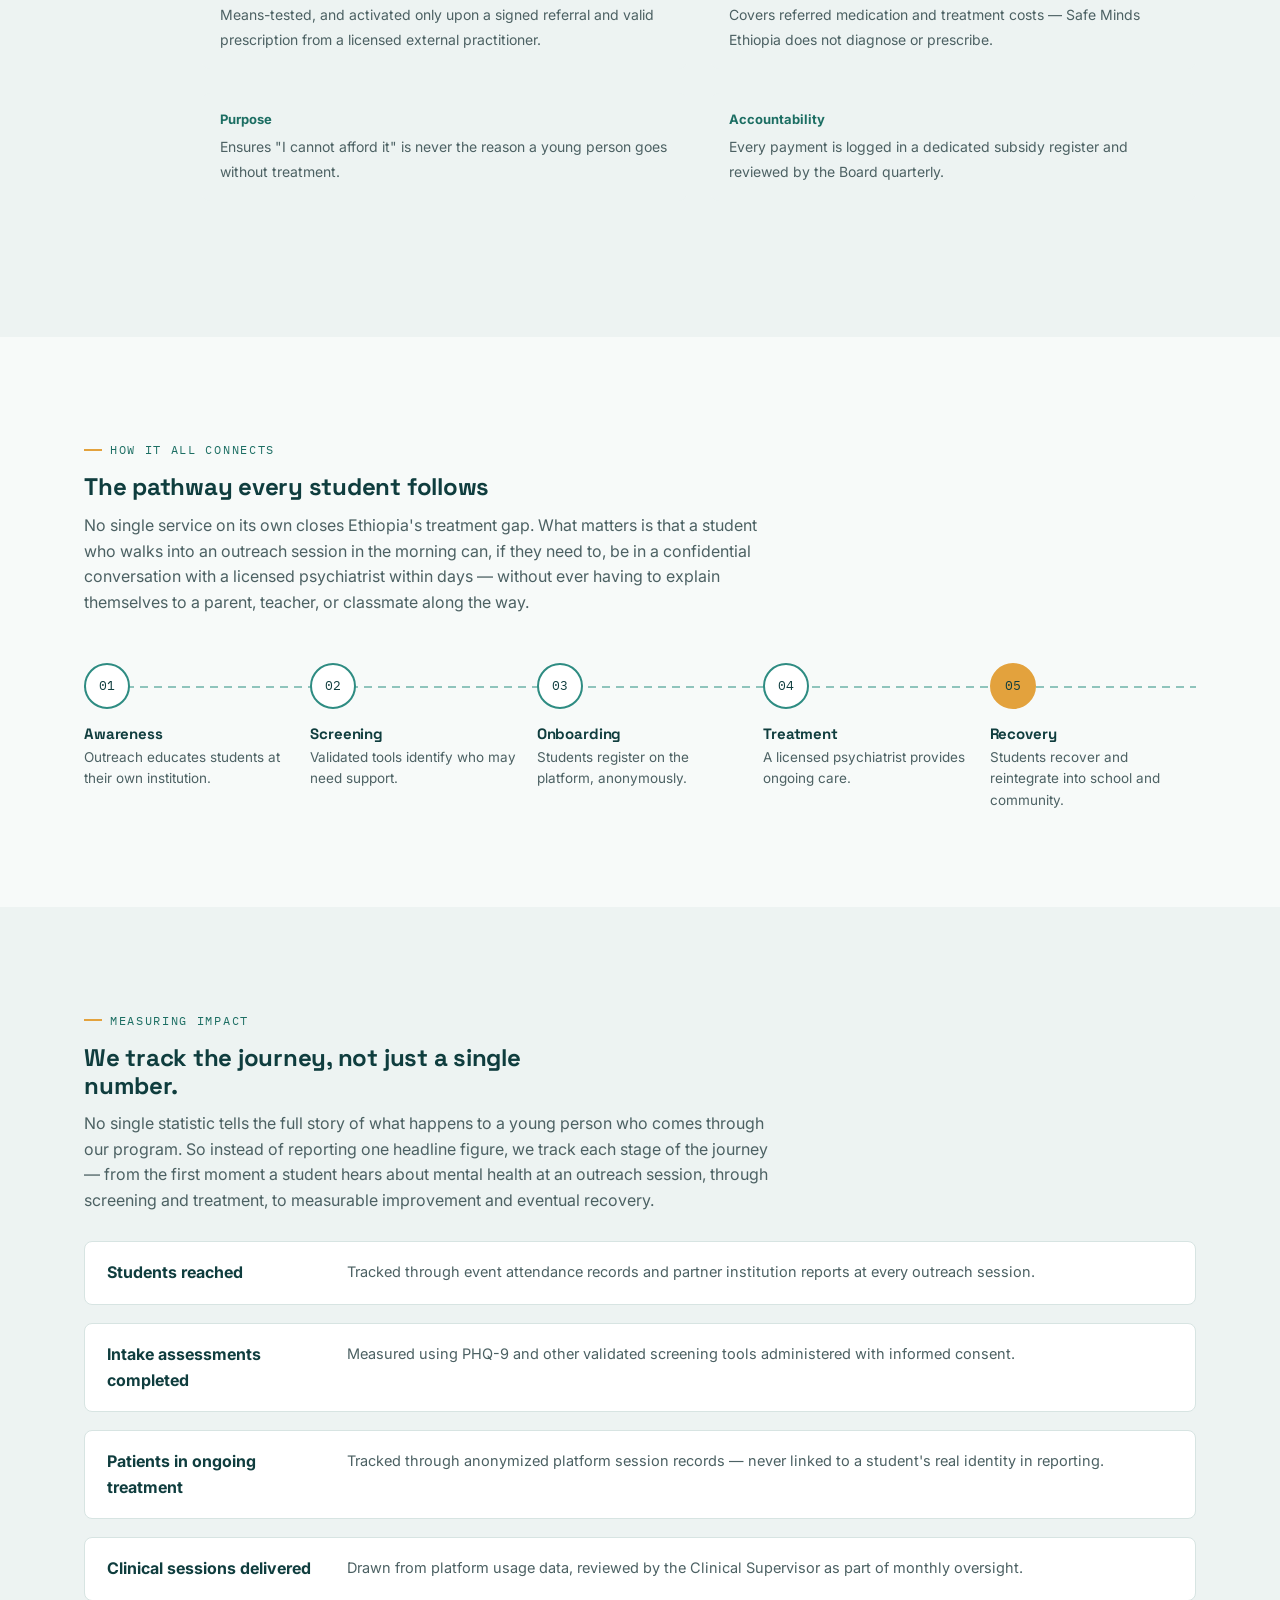
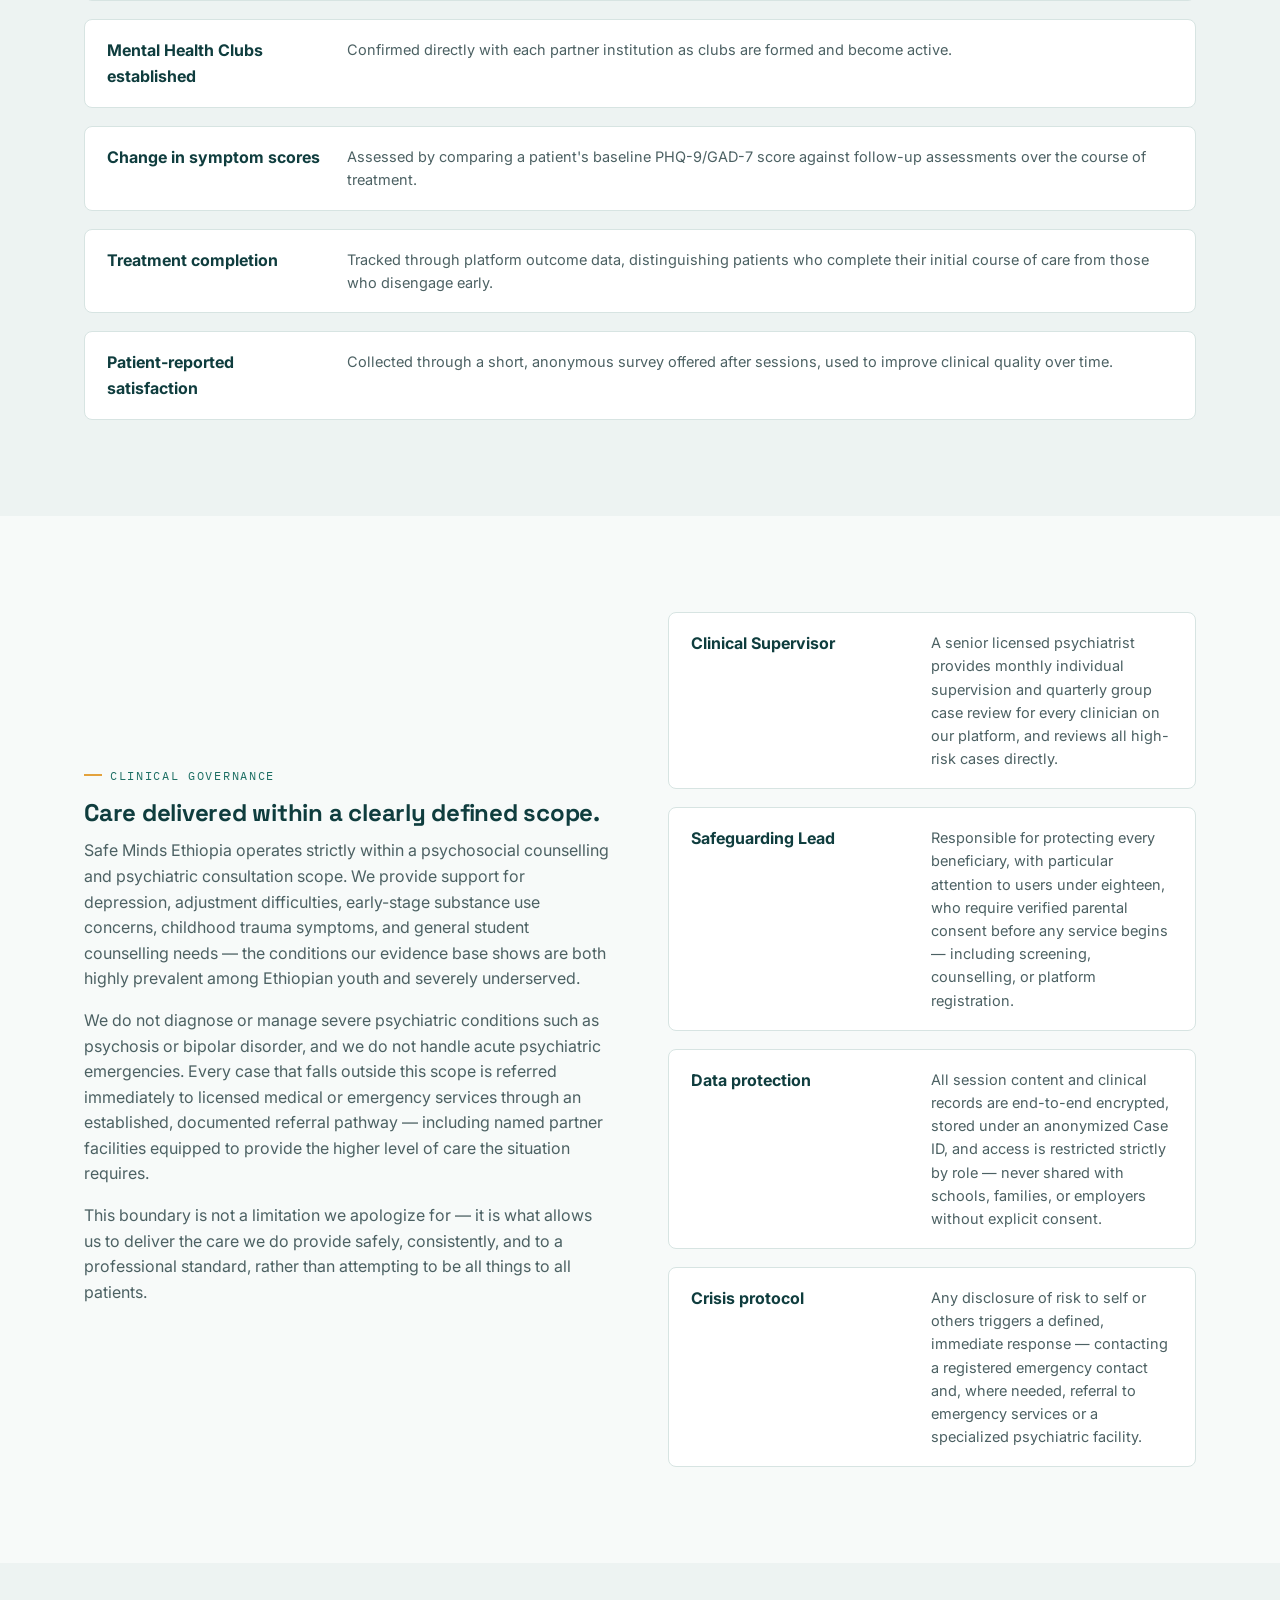
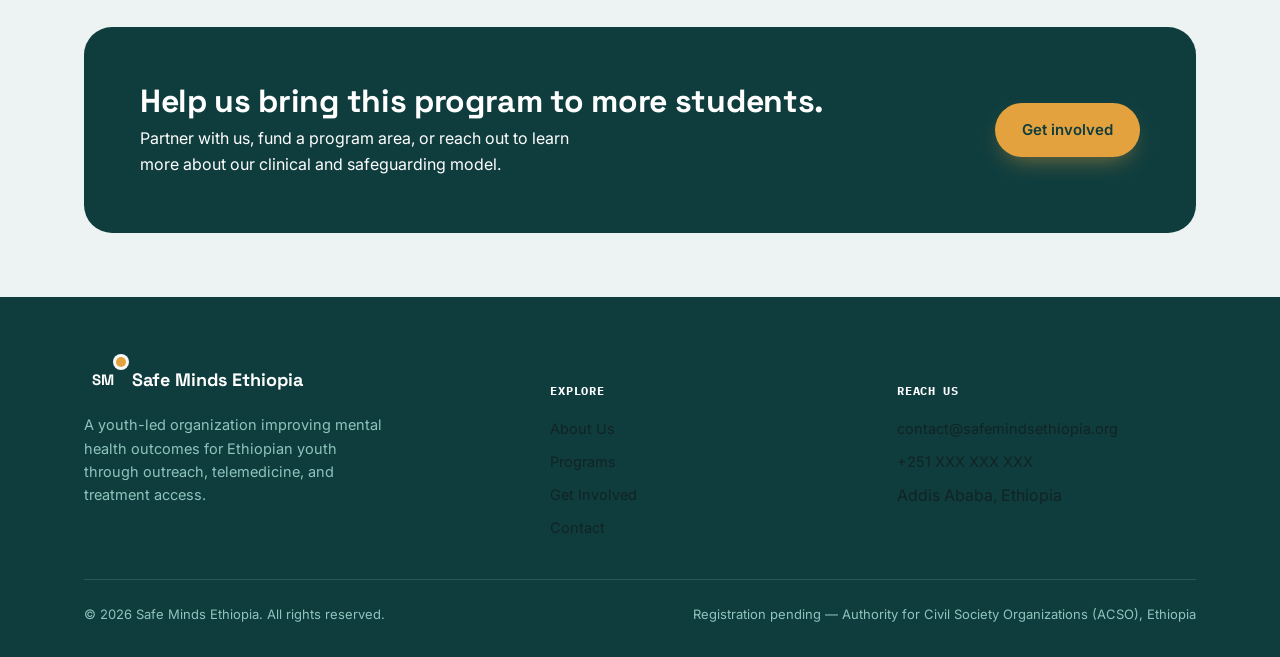
<file: programs.html>
<!DOCTYPE html>
<html lang="en">
<head>
<meta charset="UTF-8">
<meta name="viewport" content="width=device-width, initial-scale=1.0">
<title>Our Programs — Safe Minds Ethiopia</title>
<meta name="description" content="Explore Safe Minds Ethiopia's programs: community outreach, telemedicine-enabled clinical care, and the Treatment Access Subsidy — grounded in the evidence of Ethiopia's youth mental health crisis.">
<link rel="stylesheet" href="styles.css">
</head>
<body>

<header class="site-header">
  <div class="wrap nav">
    <a href="index.html" class="logo">
      <span class="logo-mark">SM</span>
      <span class="logo-word">Safe Minds Ethiopia<small>Youth mental health</small></span>
    </a>
    <nav class="nav-links" id="nav-links">
      <a href="index.html" data-page="index.html">Home</a>
      <a href="about.html" data-page="about.html">About Us</a>
      <a href="programs.html" data-page="programs.html" class="is-active">Programs</a>
      <a href="get-involved.html" data-page="get-involved.html">Get Involved &amp; Contact</a>
    </nav>
    <div class="nav-cta">
      <a href="get-involved.html" class="btn btn-outline">Get Involved</a>
      <button class="nav-toggle" aria-label="Open menu" aria-expanded="false" id="nav-toggle"><span></span></button>
    </div>
  </div>
</header>

<!-- ============ PAGE HERO ============ -->
<section class="page-hero">
  <div class="wrap">
    <p class="eyebrow reveal">Our programs</p>
    <h1 class="reveal">From awareness to recovery, one continuous pathway.</h1>
    <p class="lede reveal">Every part of our program exists to answer one question: what does a young person in Ethiopia actually need in order to get real, confidential, affordable mental health care? Our answer is not a single service, but a connected pathway — one that meets a student long before they would ever think to search for a psychiatrist, and stays with them through to recovery.</p>
    <p class="lede reveal">This page sets out how that pathway works in practice: how we reach students, how screening and onboarding happen, what a clinical session actually looks like, how the Treatment Access Subsidy removes cost as a barrier, and the governance that keeps every part of this accountable and safe.</p>
  </div>
  <div class="page-hero-line" aria-hidden="true"></div>
</section>

<!-- ============ STATS (the evidence) ============ -->
<section class="section section--deep">
  <div class="wrap">
    <p class="eyebrow reveal">The evidence</p>
    <h2 class="reveal" style="max-width:36ch;">A crisis that is well documented and largely unaddressed.</h2>
    <p class="reveal" style="color:var(--teal-200);max-width:70ch;">Our programs are not built on assumption. Ethiopia's youth mental health crisis has been documented across multiple peer-reviewed studies and international health bodies, and the figures below are the evidence base that shapes every decision we make — from which conditions we prioritize to how we structure our clinical capacity.</p>
    <div class="stat-grid" style="margin-top:44px;">
      <div class="stat reveal">
        <span class="stat-num"><span data-count-to="35.5" data-decimals="1" data-suffix="%">0%</span></span>
        <span class="stat-label">of university students show depressive symptoms</span>
        <span class="stat-source">National meta-analysis, 2023</span>
      </div>
      <div class="stat reveal">
        <span class="stat-num"><span data-count-to="80" data-suffix="%+">0%</span></span>
        <span class="stat-label">of people with mental illness receive no treatment</span>
        <span class="stat-source">WHO Mental Health Atlas, 2022</span>
      </div>
      <div class="stat reveal">
        <span class="stat-num"><span data-count-to="0.05" data-decimals="2">0</span></span>
        <span class="stat-label">psychiatrists per 100,000 people — one of the lowest globally</span>
        <span class="stat-source">WHO Mental Health Atlas, 2022</span>
      </div>
      <div class="stat reveal">
        <span class="stat-num"><span data-count-to="16" data-suffix="%">0%</span></span>
        <span class="stat-label">report suicidal ideation, across national studies (range 9–16%)</span>
        <span class="stat-source">PMC Ethiopia, 2023</span>
      </div>
    </div>

    <div class="reveal" style="margin-top:56px;">
      <h3 style="color:var(--white);font-size:19px;">Three compounding barriers</h3>
      <p style="color:var(--teal-200);max-width:70ch;">These numbers are not the result of one single failure — they come from three barriers that reinforce each other. Understanding them is what shaped the design of our three pillars.</p>
      <div class="grid-3" style="margin-top:24px;">
        <div class="card" style="background:rgba(255,255,255,.06);border-color:rgba(255,255,255,.15);">
          <div class="card-icon" style="background:rgba(227,162,61,.18);color:var(--gold-soft);">S</div>
          <h3 style="color:var(--white);">Stigma</h3>
          <p style="color:var(--teal-200);">Fear of judgment is consistently identified as the primary reason Ethiopian youth avoid seeking mental health care, often preferring silence over the risk of being labeled by peers, family, or their community.</p>
        </div>
        <div class="card" style="background:rgba(255,255,255,.06);border-color:rgba(255,255,255,.15);">
          <div class="card-icon" style="background:rgba(227,162,61,.18);color:var(--gold-soft);">C</div>
          <h3 style="color:var(--white);">Cost</h3>
          <p style="color:var(--teal-200);">Private psychiatric consultation is priced well beyond what most students can afford, while public facilities are overwhelmed. For low-income families, the choice is often between care and basic necessities.</p>
        </div>
        <div class="card" style="background:rgba(255,255,255,.06);border-color:rgba(255,255,255,.15);">
          <div class="card-icon" style="background:rgba(227,162,61,.18);color:var(--gold-soft);">A</div>
          <h3 style="color:var(--white);">Availability</h3>
          <p style="color:var(--teal-200);">With so few psychiatrists nationally, specialists are concentrated in a handful of major cities — leaving peri-urban and rural youth with virtually no access to any professional support at all.</p>
        </div>
      </div>
    </div>
  </div>
</section>

<!-- ============ WHO WE SERVE ============ -->
<section class="section">
  <div class="wrap grid-2">
    <div class="reveal">
      <p class="eyebrow">Who we serve</p>
      <h2 style="color:var(--teal-900);">Adolescents and young adults, at the moments that matter most.</h2>
      <p style="color:var(--ink-soft);">Our programs are designed for young people aged 14 to 25 — a period that spans the final years of secondary school, the transition into higher education or work, and the early years of independent adult life. It is also the period in which most lifetime mental health conditions first emerge, and the period in which Ethiopian youth are least likely to have anyone checking in on how they're actually doing.</p>
      <p style="color:var(--ink-soft);">We work with students in both secondary schools and universities, recognizing that the pressures at each stage are different — academic performance and family expectation in secondary school; independence, financial pressure, and identity formation at university — but the barriers to care remain the same at both.</p>
    </div>
    <div class="reveal">
      <p class="eyebrow">Where we work</p>
      <h2 style="color:var(--teal-900);">Addis Ababa, and the communities around it.</h2>
      <p style="color:var(--ink-soft);">Our outreach currently focuses on Addis Ababa and nearby communities, where we can build direct relationships with school administrations, deliver in-person sessions reliably, and maintain close contact with the Mental Health Clubs we help establish. As our model is proven and our clinical capacity grows, we plan to extend this same approach — outreach paired with telemedicine — to additional Ethiopian regions.</p>
      <p style="color:var(--ink-soft);">Because clinical care is delivered through our telemedicine platform rather than requiring students to travel to a clinic, our treatment capacity is not limited to wherever we've physically visited — a student who has been through outreach and screening can continue their care entirely online, wherever they are.</p>
    </div>
  </div>
</section>

<!-- ============ PILLARS IN DETAIL ============ -->
<section class="section section--alt">
  <div class="wrap">
    <p class="eyebrow reveal">In detail</p>
    <h2 class="reveal" style="color:var(--teal-900);max-width:30ch;">Three pillars, working together</h2>
    <p class="reveal" style="color:var(--ink-soft);max-width:70ch;">Each pillar below solves a distinct problem. Outreach solves the problem of "students don't know help exists, or are afraid to ask." Telemedicine solves the problem of "help exists, but isn't private, affordable, or nearby." The Subsidy solves the problem of "the referred care itself costs more than a family can pay." Together, they remove every barrier we identified above, one at a time.</p>

    <div id="outreach" class="pillar reveal">
      <div class="pillar-index">01</div>
      <div>
        <h3>Community Outreach &amp; Awareness</h3>
        <p style="color:var(--ink-soft);">Outreach is where the relationship with every student begins. Our team visits secondary schools, colleges, and universities and delivers a structured session on mental health literacy: what depression, anxiety, and adjustment difficulties actually look like, how they differ from ordinary stress, and — critically — that seeking help is not a sign of weakness. These sessions are deliberately designed to reduce stigma in the room itself, not just convey information.</p>
        <p style="color:var(--ink-soft);">A typical session combines a facilitated talk from our outreach staff with a guest clinician available on-site to answer questions directly — because hearing "it's okay to struggle" from a licensed professional carries a different weight than hearing it from a pamphlet. Students are given space to ask questions anonymously, including questions they might never ask in front of a teacher or parent.</p>
        <p style="color:var(--ink-soft);">Outreach also does something less visible but equally important: it identifies who needs support right now. With informed consent, our team offers validated screening — including the PHQ-9 and GAD-7 — in a semi-private setting, never in a way that exposes a student's responses to their classmates. Students who screen as needing further support are given a clear, low-friction path into our telemedicine platform.</p>
        <p style="color:var(--ink-soft);">Finally, at every partner institution we help establish a student-led Mental Health Club. This is what sustains the impact of a single outreach visit over an entire school year: a peer network that keeps mental health conversations alive between our visits, reduces stigma from within the student body itself, and gives students an ongoing, familiar point of contact if they ever need to be pointed toward help.</p>
        <div class="pillar-details">
          <div><strong>Format</strong><span>In-person workshops at partner schools and universities, supported by a licensed guest clinician on-site.</span></div>
          <div><strong>Screening</strong><span>Validated tools (PHQ-9, GAD-7), administered with informed consent, in a semi-private setting.</span></div>
          <div><strong>Consent</strong><span>Written parental consent is required for any student under 18 before screening takes place.</span></div>
          <div><strong>Follow-through</strong><span>A Mental Health Club at each institution keeps awareness alive between outreach visits.</span></div>
        </div>
      </div>
    </div>

    <div id="telemedicine" class="pillar reveal">
      <div class="pillar-index">02</div>
      <div>
        <h3>Telemedicine-Enabled Clinical Care</h3>
        <p style="color:var(--ink-soft);">Once a student is identified as needing further support, they are introduced to our in-house telemedicine platform — built specifically around the reality that the young Ethiopians who most need mental health care are also the most afraid to be seen seeking it. Every design decision in the platform starts from that insight.</p>
        <p style="color:var(--ink-soft);">Registration is anonymous by design. No real name, no photograph, and no institution identifier is required to create an account. Once registered, a student is matched with a licensed psychiatrist and assigned an anonymized Case ID — the only identifier that ever appears in clinical notes or session records. Clinical staff never attempt to learn a patient's real identity beyond what is clinically necessary.</p>
        <p style="color:var(--ink-soft);">Sessions are delivered by encrypted voice or video call, and the choice between the two belongs entirely to the patient — some students are more comfortable being heard than seen, and the platform is built to support either without friction. Session frequency is tailored to clinical need, with regular check-ins for students in active care and the flexibility to adjust as a student's needs change over time.</p>
        <p style="color:var(--ink-soft);">For students who prefer face-to-face contact, or whose situation calls for an in-person assessment, we also offer weekend clinic hours at our Addis Ababa office — a quiet, confidential space entirely separate from any school or university setting, so that attending a session never has to mean explaining to anyone where you're going.</p>
        <p style="color:var(--ink-soft);">Every clinician on our platform works under the supervision of a senior Clinical Supervisor, and every case involving risk of harm is handled through a defined escalation protocol — including contacting a registered emergency contact and, where necessary, referral to Ethiopia's emergency services or specialized psychiatric facilities. No student is ever left to manage a crisis alone.</p>
        <div class="pillar-details">
          <div><strong>Anonymity</strong><span>Patients are identified only by an anonymized Case ID, visible solely to their treating clinician.</span></div>
          <div><strong>Modality</strong><span>Encrypted voice or video, chosen by the patient — with in-person Saturday sessions also available.</span></div>
          <div><strong>Session model</strong><span>Frequency tailored to clinical need, reviewed and adjusted as treatment progresses.</span></div>
          <div><strong>Escalation</strong><span>A defined crisis protocol, supervised by a senior Clinical Supervisor, for any case involving risk of harm.</span></div>
        </div>
      </div>
    </div>

    <div id="subsidy" class="pillar reveal">
      <div class="pillar-index">03</div>
      <div>
        <h3>Treatment Access Subsidy</h3>
        <p style="color:var(--ink-soft);">Counselling and psychiatric consultation solve part of the problem — but many patients are eventually referred for prescribed medication or specialist care beyond what our platform provides, and for underprivileged youth, that referral can be where progress stops entirely. A prescription that a family cannot afford is functionally the same as no prescription at all.</p>
        <p style="color:var(--ink-soft);">The Treatment Access Subsidy exists to close exactly that gap. It is a means-tested fund that covers the cost of prescribed medication and externally referred clinical treatment for eligible patients — activated only once a licensed external medical practitioner has made a referral and issued a prescription. Safe Minds Ethiopia does not diagnose, treat, or prescribe medication ourselves; our clinical scope is strictly psychosocial counselling and psychiatric consultation, and the Subsidy respects that boundary by design.</p>
        <p style="color:var(--ink-soft);">In practice, this means a student's care does not stall at the point where it becomes expensive. A referral is followed by a subsidy application, reviewed against eligibility criteria, and — where approved — the cost that would otherwise fall on the family is covered directly. All subsidy payments are recorded in a dedicated register and reviewed quarterly, so that the fund remains transparent and fully accountable to the donors who make it possible.</p>
        <div class="pillar-details">
          <div><strong>Eligibility</strong><span>Means-tested, and activated only upon a signed referral and valid prescription from a licensed external practitioner.</span></div>
          <div><strong>Scope</strong><span>Covers referred medication and treatment costs — Safe Minds Ethiopia does not diagnose or prescribe.</span></div>
          <div><strong>Purpose</strong><span>Ensures "I cannot afford it" is never the reason a young person goes without treatment.</span></div>
          <div><strong>Accountability</strong><span>Every payment is logged in a dedicated subsidy register and reviewed by the Board quarterly.</span></div>
        </div>
      </div>
    </div>
  </div>
</section>

<!-- ============ THEORY OF CHANGE (repeated for this page's context) ============ -->
<section class="section">
  <div class="wrap">
    <p class="eyebrow reveal">How it all connects</p>
    <h2 class="reveal" style="color:var(--teal-900);max-width:30ch;">The pathway every student follows</h2>
    <p class="reveal" style="color:var(--ink-soft);max-width:70ch;">No single service on its own closes Ethiopia's treatment gap. What matters is that a student who walks into an outreach session in the morning can, if they need to, be in a confidential conversation with a licensed psychiatrist within days — without ever having to explain themselves to a parent, teacher, or classmate along the way.</p>
    <div class="stepper reveal">
      <div class="stepper-line" aria-hidden="true"></div>
      <div class="stepper-track">
        <div class="step">
          <div class="step-dot">01</div>
          <h4>Awareness</h4>
          <p>Outreach educates students at their own institution.</p>
        </div>
        <div class="step">
          <div class="step-dot">02</div>
          <h4>Screening</h4>
          <p>Validated tools identify who may need support.</p>
        </div>
        <div class="step">
          <div class="step-dot">03</div>
          <h4>Onboarding</h4>
          <p>Students register on the platform, anonymously.</p>
        </div>
        <div class="step">
          <div class="step-dot">04</div>
          <h4>Treatment</h4>
          <p>A licensed psychiatrist provides ongoing care.</p>
        </div>
        <div class="step">
          <div class="step-dot">05</div>
          <h4>Recovery</h4>
          <p>Students recover and reintegrate into school and community.</p>
        </div>
      </div>
    </div>
  </div>
</section>

<!-- ============ HOW WE MEASURE SUCCESS ============ -->
<section class="section section--alt">
  <div class="wrap">
    <p class="eyebrow reveal">Measuring impact</p>
    <h2 class="reveal" style="color:var(--teal-900);max-width:32ch;">We track the journey, not just a single number.</h2>
    <p class="reveal" style="color:var(--ink-soft);max-width:70ch;">No single statistic tells the full story of what happens to a young person who comes through our program. So instead of reporting one headline figure, we track each stage of the journey — from the first moment a student hears about mental health at an outreach session, through screening and treatment, to measurable improvement and eventual recovery.</p>
    <div class="gov-list reveal" style="margin-top:28px;">
      <div class="gov-row">
        <strong>Students reached</strong>
        <span>Tracked through event attendance records and partner institution reports at every outreach session.</span>
      </div>
      <div class="gov-row">
        <strong>Intake assessments completed</strong>
        <span>Measured using PHQ-9 and other validated screening tools administered with informed consent.</span>
      </div>
      <div class="gov-row">
        <strong>Patients in ongoing treatment</strong>
        <span>Tracked through anonymized platform session records — never linked to a student's real identity in reporting.</span>
      </div>
      <div class="gov-row">
        <strong>Clinical sessions delivered</strong>
        <span>Drawn from platform usage data, reviewed by the Clinical Supervisor as part of monthly oversight.</span>
      </div>
      <div class="gov-row">
        <strong>Mental Health Clubs established</strong>
        <span>Confirmed directly with each partner institution as clubs are formed and become active.</span>
      </div>
      <div class="gov-row">
        <strong>Change in symptom scores</strong>
        <span>Assessed by comparing a patient's baseline PHQ-9/GAD-7 score against follow-up assessments over the course of treatment.</span>
      </div>
      <div class="gov-row">
        <strong>Treatment completion</strong>
        <span>Tracked through platform outcome data, distinguishing patients who complete their initial course of care from those who disengage early.</span>
      </div>
      <div class="gov-row">
        <strong>Patient-reported satisfaction</strong>
        <span>Collected through a short, anonymous survey offered after sessions, used to improve clinical quality over time.</span>
      </div>
    </div>
  </div>
</section>

<!-- ============ SAFEGUARDS ============ -->
<section class="section">
  <div class="wrap grid-2">
    <div class="reveal">
      <p class="eyebrow">Clinical governance</p>
      <h2 style="color:var(--teal-900);">Care delivered within a clearly defined scope.</h2>
      <p style="color:var(--ink-soft);">Safe Minds Ethiopia operates strictly within a psychosocial counselling and psychiatric consultation scope. We provide support for depression, adjustment difficulties, early-stage substance use concerns, childhood trauma symptoms, and general student counselling needs — the conditions our evidence base shows are both highly prevalent among Ethiopian youth and severely underserved.</p>
      <p style="color:var(--ink-soft);">We do not diagnose or manage severe psychiatric conditions such as psychosis or bipolar disorder, and we do not handle acute psychiatric emergencies. Every case that falls outside this scope is referred immediately to licensed medical or emergency services through an established, documented referral pathway — including named partner facilities equipped to provide the higher level of care the situation requires.</p>
      <p style="color:var(--ink-soft);">This boundary is not a limitation we apologize for — it is what allows us to deliver the care we do provide safely, consistently, and to a professional standard, rather than attempting to be all things to all patients.</p>
    </div>
    <div class="reveal">
      <div class="gov-list">
        <div class="gov-row">
          <strong>Clinical Supervisor</strong>
          <span>A senior licensed psychiatrist provides monthly individual supervision and quarterly group case review for every clinician on our platform, and reviews all high-risk cases directly.</span>
        </div>
        <div class="gov-row">
          <strong>Safeguarding Lead</strong>
          <span>Responsible for protecting every beneficiary, with particular attention to users under eighteen, who require verified parental consent before any service begins — including screening, counselling, or platform registration.</span>
        </div>
        <div class="gov-row">
          <strong>Data protection</strong>
          <span>All session content and clinical records are end-to-end encrypted, stored under an anonymized Case ID, and access is restricted strictly by role — never shared with schools, families, or employers without explicit consent.</span>
        </div>
        <div class="gov-row">
          <strong>Crisis protocol</strong>
          <span>Any disclosure of risk to self or others triggers a defined, immediate response — contacting a registered emergency contact and, where needed, referral to emergency services or a specialized psychiatric facility.</span>
        </div>
      </div>
    </div>
  </div>
</section>

<!-- ============ CTA ============ -->
<section class="section--tight section--alt">
  <div class="wrap">
    <div class="cta-banner reveal">
      <div>
        <h2>Help us bring this program to more students.</h2>
        <p>Partner with us, fund a program area, or reach out to learn more about our clinical and safeguarding model.</p>
      </div>
      <a href="get-involved.html" class="btn btn-primary">Get involved</a>
    </div>
  </div>
</section>

<footer class="footer">
  <div class="wrap">
    <div class="footer-grid">
      <div>
        <a href="index.html" class="logo">
          <span class="logo-mark">SM</span>
          <span class="logo-word">Safe Minds Ethiopia</span>
        </a>
        <p class="footer-tagline">A youth-led organization improving mental health outcomes for Ethiopian youth through outreach, telemedicine, and treatment access.</p>
      </div>
      <div>
        <h5>Explore</h5>
        <div class="footer-links">
          <a href="about.html">About Us</a>
          <a href="programs.html">Programs</a>
          <a href="get-involved.html">Get Involved</a>
          <a href="get-involved.html#contact">Contact</a>
        </div>
      </div>
      <div>
        <h5>Reach us</h5>
        <div class="footer-links">
          <a href="mailto:contact@safemindsethiopia.org">contact@safemindsethiopia.org</a>
          <a href="tel:+251000000000">+251 XXX XXX XXX</a>
          <span>Addis Ababa, Ethiopia</span>
        </div>
      </div>
    </div>
    <div class="footer-bottom">
      <span>© <span id="year"></span> Safe Minds Ethiopia. All rights reserved.</span>
      <span>Registration pending — Authority for Civil Society Organizations (ACSO), Ethiopia</span>
    </div>
  </div>
</footer>

<script src="main.js"></script>
<script>document.getElementById('year').textContent = new Date().getFullYear();</script>
</body>
</html>
</file>
<file: styles.css>
/* =========================================================
   SAFE MINDS ETHIOPIA — STYLESHEET
   Design language: "First Light" — a calm-clinical palette
   (deep teal + paper) with a single warm dawn-gold accent
   used only for the signature arc motif and primary actions.
   ========================================================= */

@import url('https://fonts.googleapis.com/css2?family=Space+Grotesk:wght@500;600;700&family=Inter:wght@400;500;600;700&family=IBM+Plex+Mono:wght@500&display=swap');

/* ---------- Design tokens ---------- */
:root {
  --bg: #F7FAF9;
  --bg-alt: #EDF3F2;
  --bg-deep: #0F3D3E;
  --bg-deep-2: #0B2E2F;
  --ink: #122324;
  --ink-soft: #4C6163;
  --ink-faint: #7C8F91;
  --teal-900: #0F3D3E;
  --teal-700: #1C6E63;
  --teal-500: #2E8C82;
  --teal-300: #8FC4BC;
  --teal-100: #DCEDEA;
  --gold: #E3A23D;
  --gold-soft: #F6DDB0;
  --line: #D7E4E2;
  --white: #FFFFFF;

  --font-display: 'Space Grotesk', 'Segoe UI', sans-serif;
  --font-body: 'Inter', 'Segoe UI', sans-serif;
  --font-mono: 'IBM Plex Mono', monospace;

  --radius-s: 8px;
  --radius-m: 16px;
  --radius-l: 28px;
  --container: 1160px;

  --shadow-soft: 0 20px 50px -25px rgba(15, 61, 62, 0.35);
}

/* ---------- Reset ---------- */
*, *::before, *::after { box-sizing: border-box; }
html { scroll-behavior: smooth; }
body {
  margin: 0;
  font-family: var(--font-body);
  color: var(--ink);
  background: var(--bg);
  line-height: 1.6;
  -webkit-font-smoothing: antialiased;
}
img { max-width: 100%; display: block; }
a { color: inherit; text-decoration: none; }
ul { list-style: none; margin: 0; padding: 0; }
h1, h2, h3, h4 { font-family: var(--font-display); margin: 0 0 .5em; line-height: 1.15; letter-spacing: -0.01em; }
p { margin: 0 0 1em; }
button { font-family: inherit; cursor: pointer; }
:focus-visible { outline: 3px solid var(--gold); outline-offset: 3px; }

@media (prefers-reduced-motion: reduce) {
  *, *::before, *::after { animation-duration: 0.001ms !important; animation-iteration-count: 1 !important; transition-duration: 0.001ms !important; scroll-behavior: auto !important; }
}

/* ---------- Layout utilities ---------- */
.wrap {
  max-width: var(--container);
  margin: 0 auto;
  padding: 0 24px;
}
.section { padding: 96px 0; }
.section--tight { padding: 64px 0; }
.section--alt { background: var(--bg-alt); }
.section--deep { background: var(--teal-900); color: var(--teal-100); }
.section--deep h2, .section--deep h3 { color: var(--white); }

.eyebrow {
  display: inline-flex;
  align-items: center;
  gap: 8px;
  font-family: var(--font-mono);
  font-size: 12px;
  letter-spacing: 0.14em;
  text-transform: uppercase;
  color: var(--teal-700);
  margin-bottom: 14px;
}
.section--deep .eyebrow { color: var(--gold-soft); }
.eyebrow::before {
  content: "";
  width: 18px;
  height: 2px;
  background: var(--gold);
  display: inline-block;
}

.grid-2 { display: grid; grid-template-columns: 1fr 1fr; gap: 56px; align-items: center; }
.grid-3 { display: grid; grid-template-columns: repeat(3, 1fr); gap: 28px; }
.grid-4 { display: grid; grid-template-columns: repeat(4, 1fr); gap: 24px; }

@media (max-width: 900px) {
  .grid-2, .grid-3, .grid-4 { grid-template-columns: 1fr; }
  .section { padding: 64px 0; }
}

/* ---------- Buttons ---------- */
.btn {
  display: inline-flex;
  align-items: center;
  justify-content: center;
  gap: 8px;
  padding: 14px 26px;
  border-radius: 999px;
  font-weight: 600;
  font-size: 15px;
  border: 1px solid transparent;
  transition: transform .18s ease, box-shadow .18s ease, background .18s ease, color .18s ease;
  white-space: nowrap;
}
.btn:hover { transform: translateY(-2px); }
.btn-primary { background: var(--gold); color: var(--teal-900); box-shadow: 0 10px 24px -10px rgba(227,162,61,.6); }
.btn-primary:hover { background: #EEB458; }
.btn-outline { background: transparent; border-color: var(--teal-900); color: var(--teal-900); }
.btn-outline:hover { background: var(--teal-900); color: var(--white); }
.btn-ghost-light { background: rgba(255,255,255,.08); border-color: rgba(255,255,255,.35); color: var(--white); }
.btn-ghost-light:hover { background: rgba(255,255,255,.18); }
.btn-block { width: 100%; }

/* ---------- Logo ---------- */
.logo {
  display: inline-flex;
  align-items: center;
  gap: 10px;
  font-family: var(--font-display);
  font-weight: 700;
  font-size: 18px;
  color: var(--teal-900);
}
.logo-mark {
  position: relative;
  width: 38px;
  height: 38px;
  border-radius: 11px;
  background: var(--teal-900);
  color: var(--white);
  display: flex;
  align-items: center;
  justify-content: center;
  font-size: 15px;
  letter-spacing: 0.02em;
  flex-shrink: 0;
}
.logo-mark::after {
  content: "";
  position: absolute;
  top: -4px;
  right: -4px;
  width: 10px;
  height: 10px;
  border-radius: 50%;
  background: var(--gold);
  box-shadow: 0 0 0 3px var(--bg);
}
.logo-word small { display: block; font-family: var(--font-body); font-weight: 500; font-size: 11px; color: var(--ink-soft); letter-spacing: .01em; }
.section--deep .logo, .footer .logo { color: var(--white); }

/* ---------- Nav (scrolls away with page) ---------- */
.site-header { padding: 22px 0; background: var(--bg); border-bottom: 1px solid var(--line); }
.nav {
  display: flex;
  align-items: center;
  justify-content: space-between;
}
.nav-links {
  display: flex;
  align-items: center;
  gap: 34px;
}
.nav-links a {
  font-size: 15px;
  font-weight: 500;
  color: var(--ink-soft);
  padding: 6px 2px;
  border-bottom: 2px solid transparent;
  transition: color .15s ease, border-color .15s ease;
}
.nav-links a:hover, .nav-links a.is-active { color: var(--teal-900); border-color: var(--gold); }
.nav-cta { display: flex; align-items: center; gap: 14px; }
.nav-toggle {
  display: none;
  background: none;
  border: none;
  width: 40px;
  height: 40px;
  border-radius: 10px;
  align-items: center;
  justify-content: center;
}
.nav-toggle:hover { background: var(--bg-alt); }
.nav-toggle span, .nav-toggle span::before, .nav-toggle span::after {
  content: "";
  display: block;
  width: 20px;
  height: 2px;
  background: var(--teal-900);
  position: relative;
  transition: transform .2s ease, opacity .2s ease;
}
.nav-toggle span::before { position: absolute; top: -6px; width: 20px; }
.nav-toggle span::after { position: absolute; top: 6px; width: 20px; }

@media (max-width: 860px) {
  .nav-toggle { display: flex; }
  .nav-links {
    position: absolute;
    top: 78px;
    left: 0;
    right: 0;
    background: var(--white);
    border-bottom: 1px solid var(--line);
    flex-direction: column;
    align-items: flex-start;
    gap: 0;
    max-height: 0;
    overflow: hidden;
    transition: max-height .28s ease;
    z-index: 40;
  }
  .nav-links.is-open { max-height: 420px; }
  .nav-links a { width: 100%; padding: 16px 24px; border-bottom: 1px solid var(--line); }
  .site-header .wrap { position: relative; }
  .nav-cta .btn-outline { display: none; }
}

/* ---------- Hero (signature dawn-arc motif) ---------- */
.hero { position: relative; overflow: hidden; padding: 72px 0 40px; }
.hero-arc {
  position: absolute;
  inset: 0;
  z-index: -1;
  overflow: hidden;
}
.hero-arc svg { position: absolute; bottom: -2%; left: 50%; transform: translateX(-50%); width: 145%; max-width: 1600px; }
.hero-copy h1 { font-size: clamp(2.3rem, 4.2vw, 3.4rem); color: var(--teal-900); }
.hero-copy .lede { font-size: 18px; color: var(--ink-soft); max-width: 46ch; }
.hero-actions { display: flex; gap: 14px; margin-top: 30px; flex-wrap: wrap; }
.hero-art {
  position: relative;
  border-radius: var(--radius-l);
  overflow: hidden;
  aspect-ratio: 4/5;
  background: transparent;
}
.hero-art .img-slot { position: absolute; inset: 0; }
.img-placeholder {
  width: 100%;
  height: 100%;
  display: flex;
  align-items: center;
  justify-content: center;
  text-align: center;
  padding: 0;
  color: rgba(255,255,255,.75);
  font-family: var(--font-mono);
  font-size: 12px;
  letter-spacing: .05em;
  text-transform: uppercase;
  border: none;
  border-radius: inherit;
  background: transparent;
}

@media (max-width: 900px) {
  .hero-actions { justify-content: flex-start; }
}

/* ---------- Page hero (inner pages) ---------- */
.page-hero { padding: 64px 0 56px; position: relative; overflow: hidden; }
.page-hero h1 { font-size: clamp(2rem, 3.4vw, 2.8rem); color: var(--teal-900); }
.page-hero .lede { font-size: 17px; color: var(--ink-soft); max-width: 62ch; }
.page-hero-line { position: absolute; left: 0; right: 0; bottom: 0; height: 2px; background: linear-gradient(90deg, var(--teal-900), var(--gold)); opacity: .5; }

/* ---------- Cards ---------- */
.card {
  background: var(--white);
  border: 1px solid var(--line);
  border-radius: var(--radius-m);
  padding: 32px;
  transition: transform .2s ease, box-shadow .2s ease;
}
.card:hover { transform: translateY(-4px); box-shadow: var(--shadow-soft); }
.card .card-icon {
  width: 46px; height: 46px;
  border-radius: 12px;
  background: var(--teal-100);
  color: var(--teal-900);
  display: flex; align-items: center; justify-content: center;
  margin-bottom: 18px;
  font-family: var(--font-mono);
  font-weight: 600;
}
.card h3 { font-size: 19px; color: var(--teal-900); }
.card p { color: var(--ink-soft); font-size: 15px; margin-bottom: 0; }
.card a.card-link { display: inline-flex; align-items: center; gap: 6px; margin-top: 14px; font-size: 14px; font-weight: 600; color: var(--teal-700); }
.card a.card-link:hover { color: var(--teal-900); }

/* ---------- Theory of change stepper ---------- */
.stepper { position: relative; margin-top: 48px; }
.stepper-line {
  position: absolute;
  top: 23px;
  left: 0; right: 0;
  height: 2px;
  background: repeating-linear-gradient(90deg, var(--teal-300) 0 8px, transparent 8px 14px);
}
.stepper-track {
  position: relative;
  display: grid;
  grid-template-columns: repeat(5, 1fr);
  gap: 20px;
}
.step { text-align: left; }
.step-dot {
  width: 46px; height: 46px;
  border-radius: 50%;
  background: var(--white);
  border: 2px solid var(--teal-500);
  color: var(--teal-900);
  display: flex; align-items: center; justify-content: center;
  font-family: var(--font-mono);
  font-size: 13px;
  margin-bottom: 16px;
  position: relative;
  z-index: 2;
}
.step:last-child .step-dot { background: var(--gold); border-color: var(--gold); color: var(--teal-900); }
.step h4 { font-size: 15px; color: var(--teal-900); margin-bottom: 4px; }
.step p { font-size: 13.5px; color: var(--ink-soft); margin: 0; }

@media (max-width: 900px) {
  .stepper-track { grid-template-columns: 1fr; gap: 28px; }
  .stepper-line { display: none; }
}

/* ---------- Stats ---------- */
.stat-grid { display: grid; grid-template-columns: repeat(4, 1fr); gap: 24px; }
.stat { border-left: 2px solid var(--gold); padding-left: 18px; }
.stat .stat-num {
  font-family: var(--font-display);
  font-weight: 700;
  font-size: clamp(2rem, 3vw, 2.6rem);
  color: var(--white);
  display: block;
}
.stat .stat-label { font-size: 13.5px; color: var(--teal-200); }
.stat .stat-source { font-size: 11.5px; color: var(--teal-300); font-family: var(--font-mono); margin-top: 6px; }
@media (max-width: 900px) { .stat-grid { grid-template-columns: repeat(2, 1fr); } }

/* ---------- Pillars (programs detail) ---------- */
.pillar {
  display: grid;
  grid-template-columns: 90px 1fr;
  gap: 28px;
  padding: 40px 0;
  border-top: 1px solid var(--line);
}
.pillar:first-of-type { border-top: none; }
.pillar-index { font-family: var(--font-mono); font-size: 14px; color: var(--gold); font-weight: 600; }
.pillar h3 { font-size: 22px; color: var(--teal-900); }
.pillar-details { display: grid; grid-template-columns: 1fr 1fr; gap: 24px; margin-top: 18px; }
.pillar-details div { background: var(--bg-alt); border-radius: var(--radius-s); padding: 16px 18px; }
.pillar-details strong { display: block; font-size: 13px; color: var(--teal-700); margin-bottom: 4px; }
.pillar-details span { font-size: 14px; color: var(--ink-soft); }
@media (max-width: 700px) {
  .pillar { grid-template-columns: 1fr; }
  .pillar-details { grid-template-columns: 1fr; }
}

/* ---------- Values grid ---------- */
.value-item { padding: 22px 0; border-bottom: 1px solid var(--line); display: grid; grid-template-columns: 140px 1fr; gap: 20px; }
.value-item:first-child { border-top: 1px solid var(--line); }
.value-item h4 { font-family: var(--font-mono); font-size: 13px; letter-spacing: .04em; text-transform: uppercase; color: var(--teal-700); margin: 0; }
.value-item p { margin: 0; color: var(--ink-soft); }
@media (max-width: 700px) { .value-item { grid-template-columns: 1fr; gap: 6px; } }

/* ---------- Governance table-ish list ---------- */
.gov-list { display: grid; gap: 18px; }
.gov-row { display: grid; grid-template-columns: 220px 1fr; gap: 20px; padding: 18px 22px; background: var(--white); border: 1px solid var(--line); border-radius: var(--radius-s); }
.gov-row strong { color: var(--teal-900); }
.gov-row span { color: var(--ink-soft); font-size: 14.5px; }
@media (max-width: 700px) { .gov-row { grid-template-columns: 1fr; gap: 6px; } }

/* ---------- CTA banner ---------- */
.cta-banner {
  background: var(--teal-900);
  border-radius: var(--radius-l);
  padding: 56px;
  display: flex;
  align-items: center;
  justify-content: space-between;
  gap: 32px;
  color: var(--white);
}
.cta-banner h2 { color: var(--white); margin-bottom: 6px; font-size: clamp(1.5rem, 2.6vw, 2rem); }
.cta-banner p { color: var(--teal-200); margin: 0; max-width: 46ch; }
@media (max-width: 800px) { .cta-banner { flex-direction: column; align-items: flex-start; padding: 36px 28px; } }

/* ---------- Donation / ways-to-give ---------- */
.give-grid { display: grid; grid-template-columns: repeat(3, 1fr); gap: 24px; }
.give-card { border: 1px solid var(--line); border-radius: var(--radius-m); padding: 30px; background: var(--white); display: flex; flex-direction: column; }
.give-card .tag { font-family: var(--font-mono); font-size: 11.5px; text-transform: uppercase; letter-spacing: .06em; color: var(--teal-700); background: var(--teal-100); display: inline-block; padding: 5px 10px; border-radius: 999px; margin-bottom: 16px; width: fit-content; }
.give-card h3 { font-size: 18px; color: var(--teal-900); }
.give-card p { color: var(--ink-soft); font-size: 14.5px; flex-grow: 1; }
@media (max-width: 900px) { .give-grid { grid-template-columns: 1fr; } }

/* ---------- FAQ accordion ---------- */
.accordion { border-top: 1px solid var(--line); }
.accordion-item { border-bottom: 1px solid var(--line); }
.accordion-trigger {
  width: 100%;
  background: none;
  border: none;
  text-align: left;
  padding: 22px 4px;
  display: flex;
  align-items: center;
  justify-content: space-between;
  gap: 20px;
  font-family: var(--font-display);
  font-size: 16.5px;
  font-weight: 600;
  color: var(--teal-900);
}
.accordion-trigger .plus { flex-shrink: 0; width: 22px; height: 22px; position: relative; }
.accordion-trigger .plus::before, .accordion-trigger .plus::after {
  content: ""; position: absolute; background: var(--teal-900); border-radius: 2px;
}
.accordion-trigger .plus::before { top: 50%; left: 0; width: 100%; height: 2px; transform: translateY(-50%); }
.accordion-trigger .plus::after { left: 50%; top: 0; height: 100%; width: 2px; transform: translateX(-50%); transition: transform .2s ease; }
.accordion-item.is-open .accordion-trigger .plus::after { transform: translateX(-50%) rotate(90deg); opacity: 0; }
.accordion-panel { max-height: 0; overflow: hidden; transition: max-height .28s ease; }
.accordion-panel p { padding: 0 4px 22px; color: var(--ink-soft); font-size: 15px; max-width: 68ch; }

/* ---------- Forms ---------- */
.form-grid { display: grid; grid-template-columns: 1fr 1fr; gap: 20px; }
.field { display: flex; flex-direction: column; gap: 8px; margin-bottom: 20px; }
.field.full { grid-column: 1 / -1; }
.field label { font-size: 13.5px; font-weight: 600; color: var(--teal-900); }
.field input, .field select, .field textarea {
  font-family: var(--font-body);
  font-size: 15px;
  padding: 13px 16px;
  border-radius: var(--radius-s);
  border: 1px solid var(--line);
  background: var(--white);
  color: var(--ink);
}
.field input:focus, .field select:focus, .field textarea:focus { border-color: var(--teal-500); }
.field textarea { resize: vertical; min-height: 130px; }
.form-note { font-size: 13px; color: var(--ink-faint); }
.form-status { margin-top: 16px; font-size: 14.5px; padding: 12px 16px; border-radius: var(--radius-s); display: none; }
.form-status.is-visible { display: block; }
.form-status.success { background: var(--teal-100); color: var(--teal-900); }
.form-status.error { background: #FBE3DC; color: #8A3B22; }
@media (max-width: 700px) { .form-grid { grid-template-columns: 1fr; } .field.full { grid-column: auto; } }

/* ---------- Contact info list ---------- */
.contact-list { display: grid; gap: 18px; }
.contact-item { display: flex; gap: 16px; align-items: flex-start; }
.contact-item .dot { width: 8px; height: 8px; border-radius: 50%; background: var(--gold); margin-top: 8px; flex-shrink: 0; }
.contact-item strong { display: block; color: var(--teal-900); font-size: 14px; margin-bottom: 2px; }
.contact-item span { color: var(--ink-soft); font-size: 15px; }
.placeholder-tag { display: inline-block; margin-left: 8px; font-family: var(--font-mono); font-size: 10.5px; text-transform: uppercase; color: var(--ink-faint); border: 1px dashed var(--line); padding: 1px 7px; border-radius: 6px; }

/* ---------- Footer ---------- */
.footer { background: var(--teal-900); color: var(--teal-200); padding: 64px 0 32px; }
.footer .logo-word small { color: var(--teal-300); }
.footer-grid { display: grid; grid-template-columns: 1.4fr 1fr 1fr; gap: 48px; padding-bottom: 40px; border-bottom: 1px solid rgba(255,255,255,.12); }
.footer h5 { font-family: var(--font-mono); font-size: 12px; text-transform: uppercase; letter-spacing: .06em; color: var(--white); margin-bottom: 16px; }
.footer-links { display: grid; gap: 10px; }
.footer-links a { color: var(--teal-200); font-size: 14.5px; }
.footer-links a:hover { color: var(--white); }
.footer-tagline { max-width: 34ch; color: var(--teal-300); font-size: 14.5px; margin-top: 14px; }
.footer-bottom { display: flex; justify-content: space-between; align-items: center; padding-top: 24px; font-size: 13px; color: var(--teal-300); flex-wrap: wrap; gap: 10px; }
@media (max-width: 800px) { .footer-grid { grid-template-columns: 1fr; gap: 32px; } }

/* ---------- Scroll reveal ---------- */
.reveal { opacity: 0; transform: translateY(18px); transition: opacity .6s ease, transform .6s ease; }
.reveal.is-visible { opacity: 1; transform: translateY(0); }

/* ---------- Coming soon page ---------- */
.coming-soon {
  min-height: 100vh;
  display: flex;
  align-items: center;
  justify-content: center;
  background: radial-gradient(120% 120% at 50% 0%, var(--teal-700) 0%, var(--teal-900) 55%, var(--bg-deep-2) 100%);
  color: var(--white);
  padding: 40px 24px;
  text-align: center;
}
.coming-soon-box { max-width: 560px; }
.coming-soon .eyebrow { color: var(--gold-soft); justify-content: center; }
.coming-soon h1 { font-size: clamp(2rem, 5vw, 2.8rem); color: var(--white); }
.coming-soon p.lede { color: var(--teal-200); font-size: 17px; }
.safety-note { margin-top: 32px; padding: 18px 22px; border: 1px solid rgba(255,255,255,.2); border-radius: var(--radius-m); background: rgba(255,255,255,.06); font-size: 14.5px; color: var(--teal-100); text-align: left; }
.safety-note strong { color: var(--white); display: block; margin-bottom: 6px; }
.coming-soon-actions { margin-top: 30px; display: flex; gap: 14px; justify-content: center; flex-wrap: wrap; }
</file>
